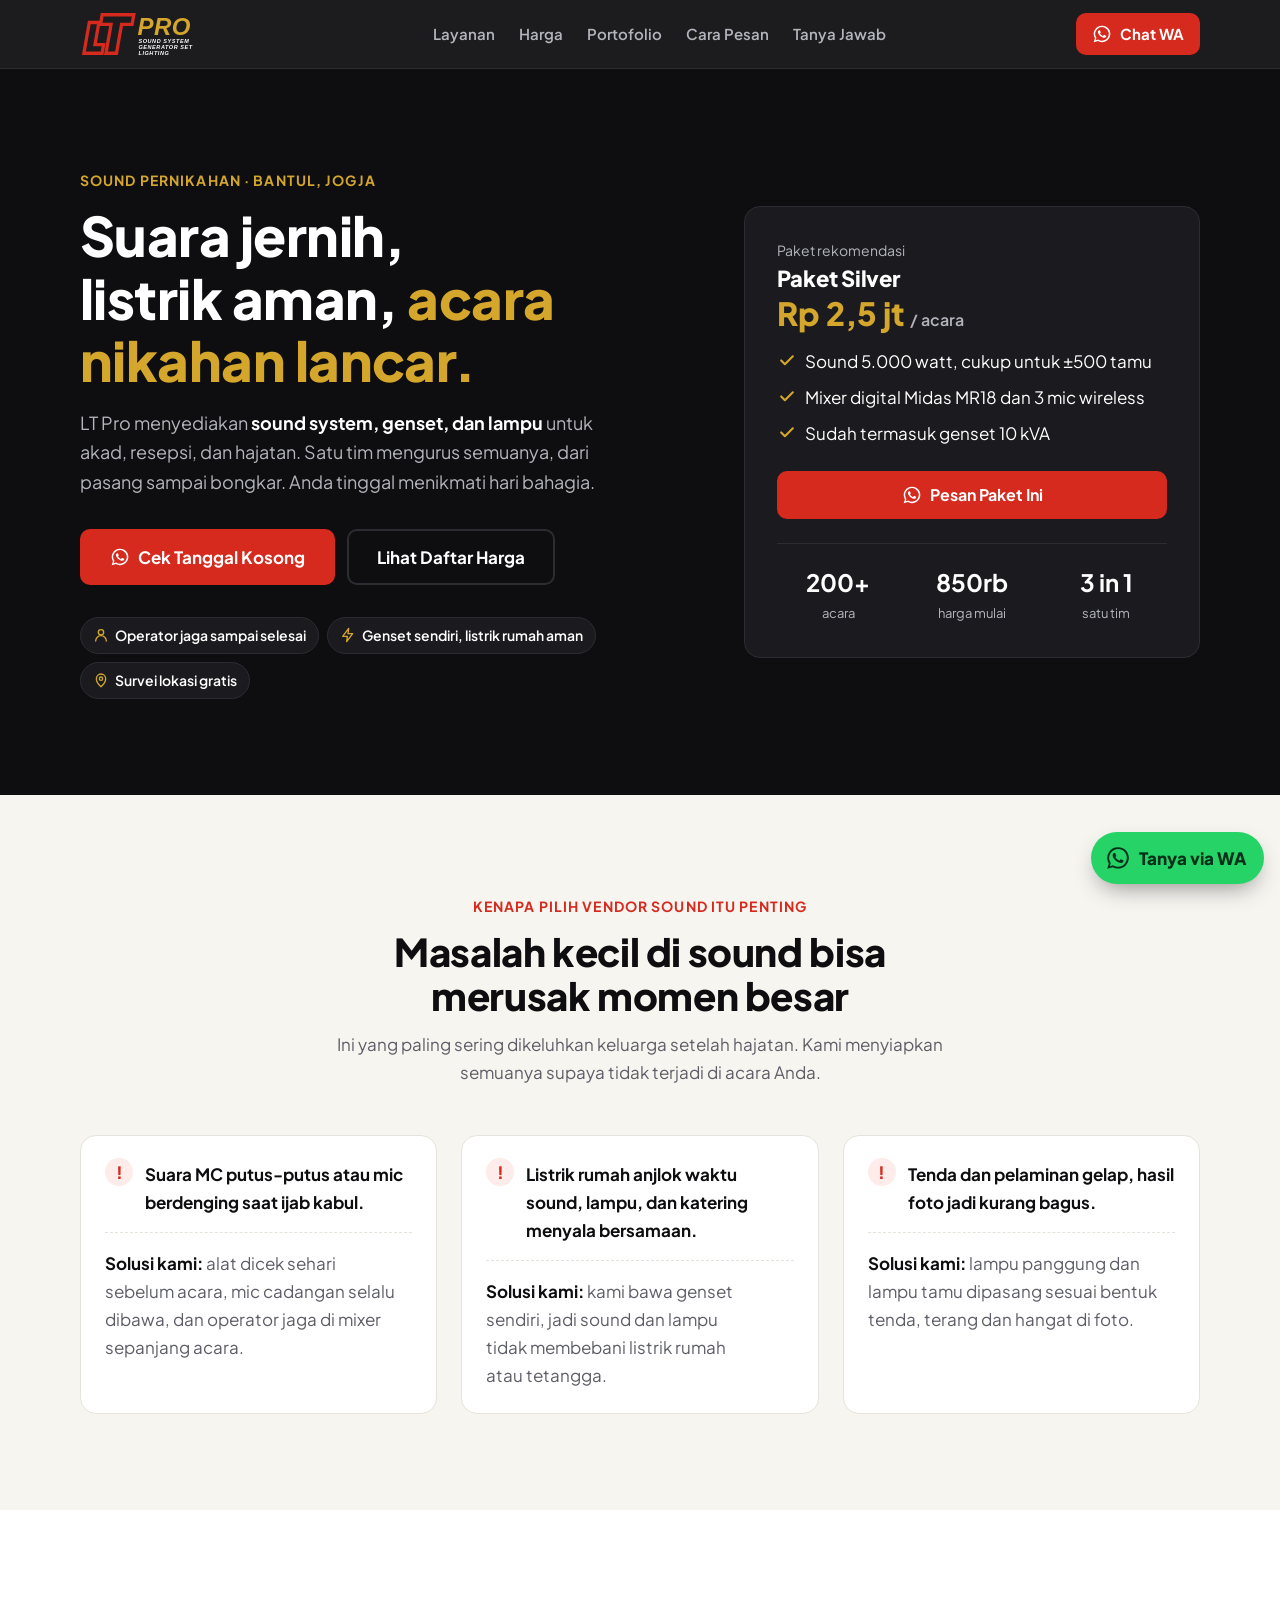
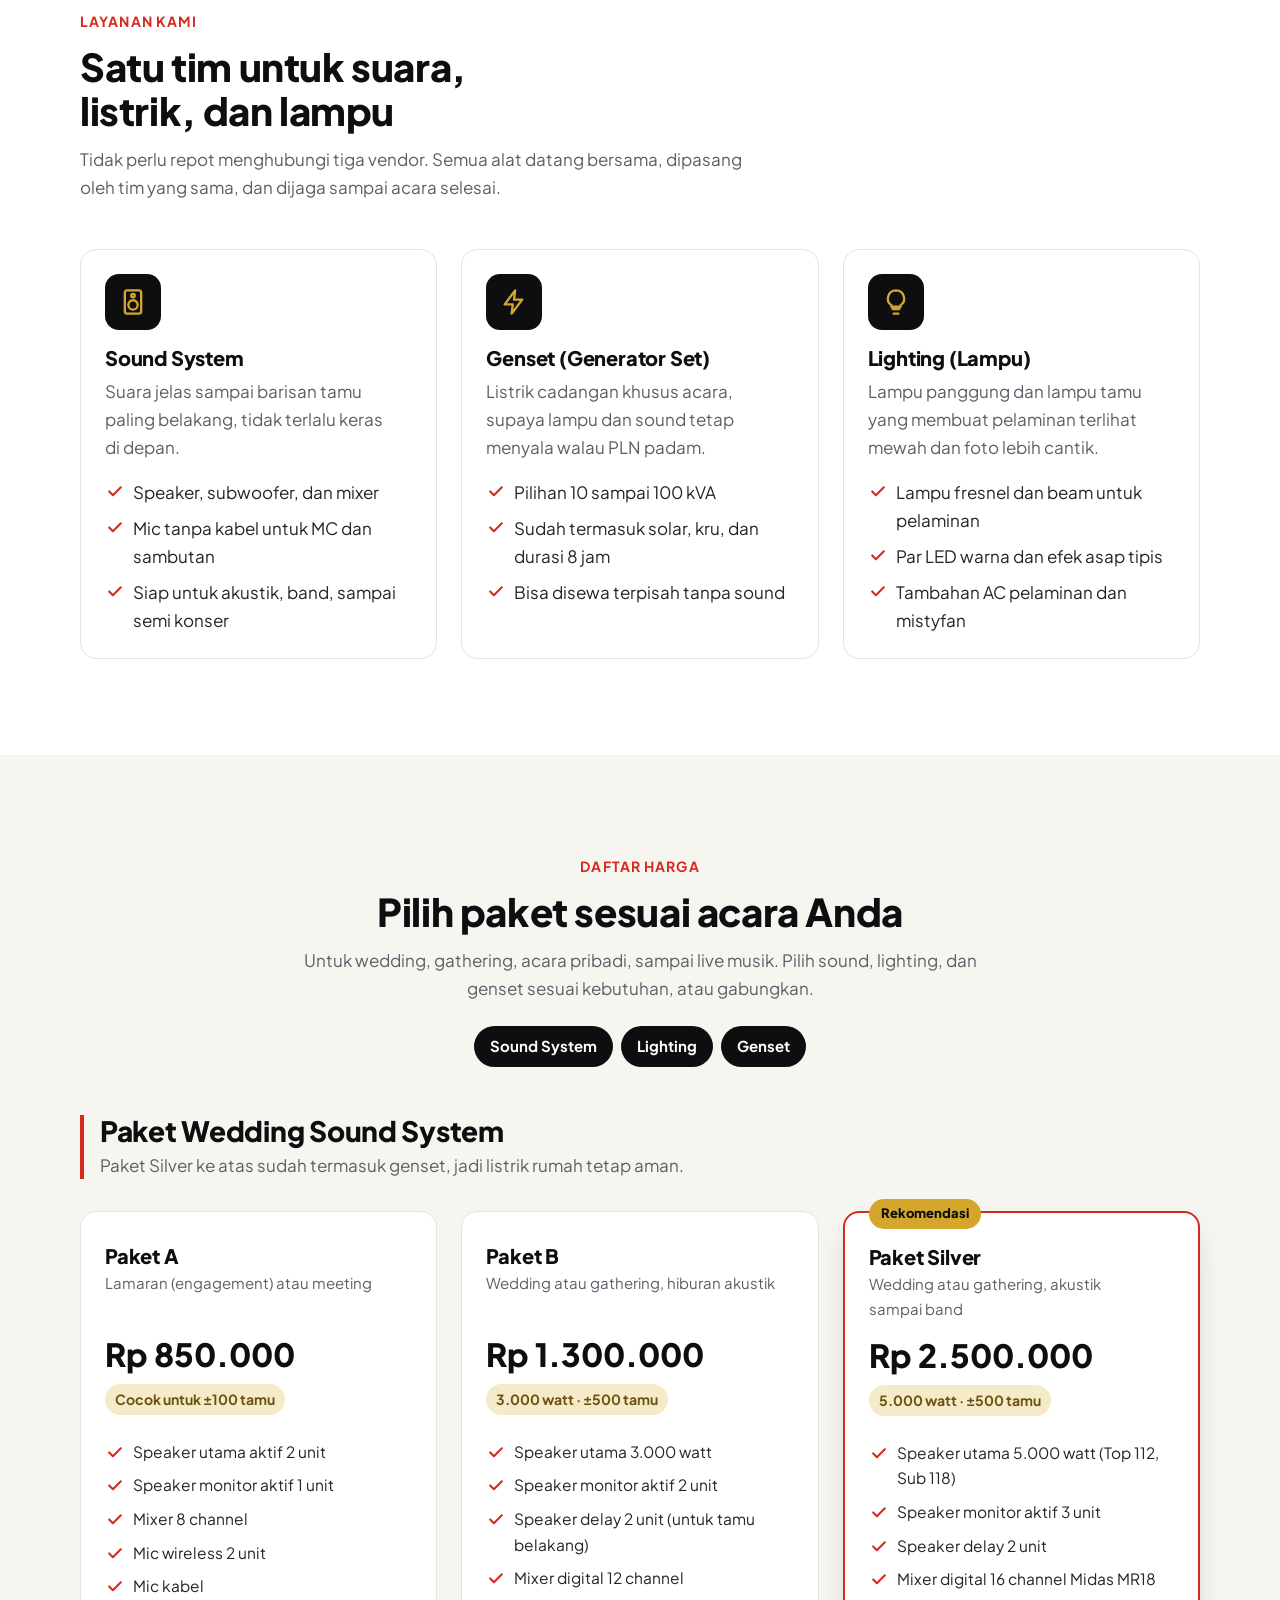
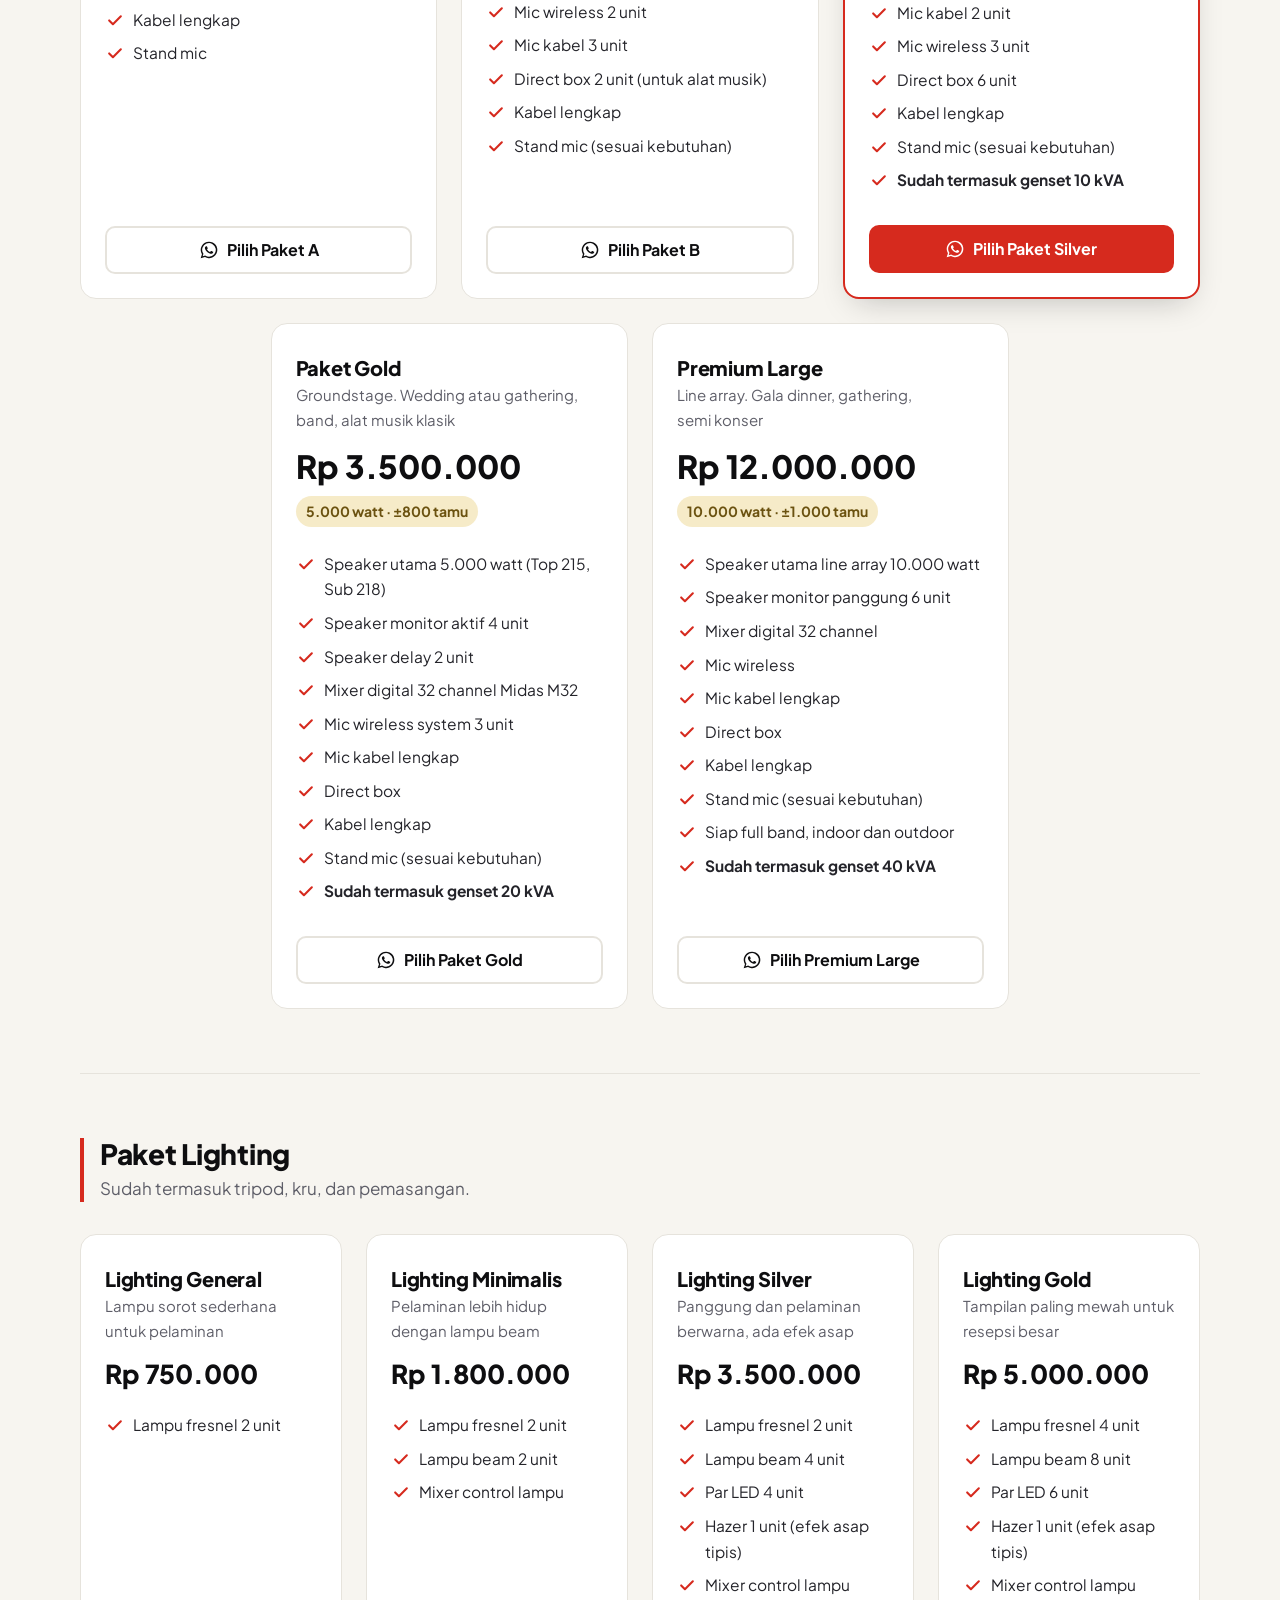
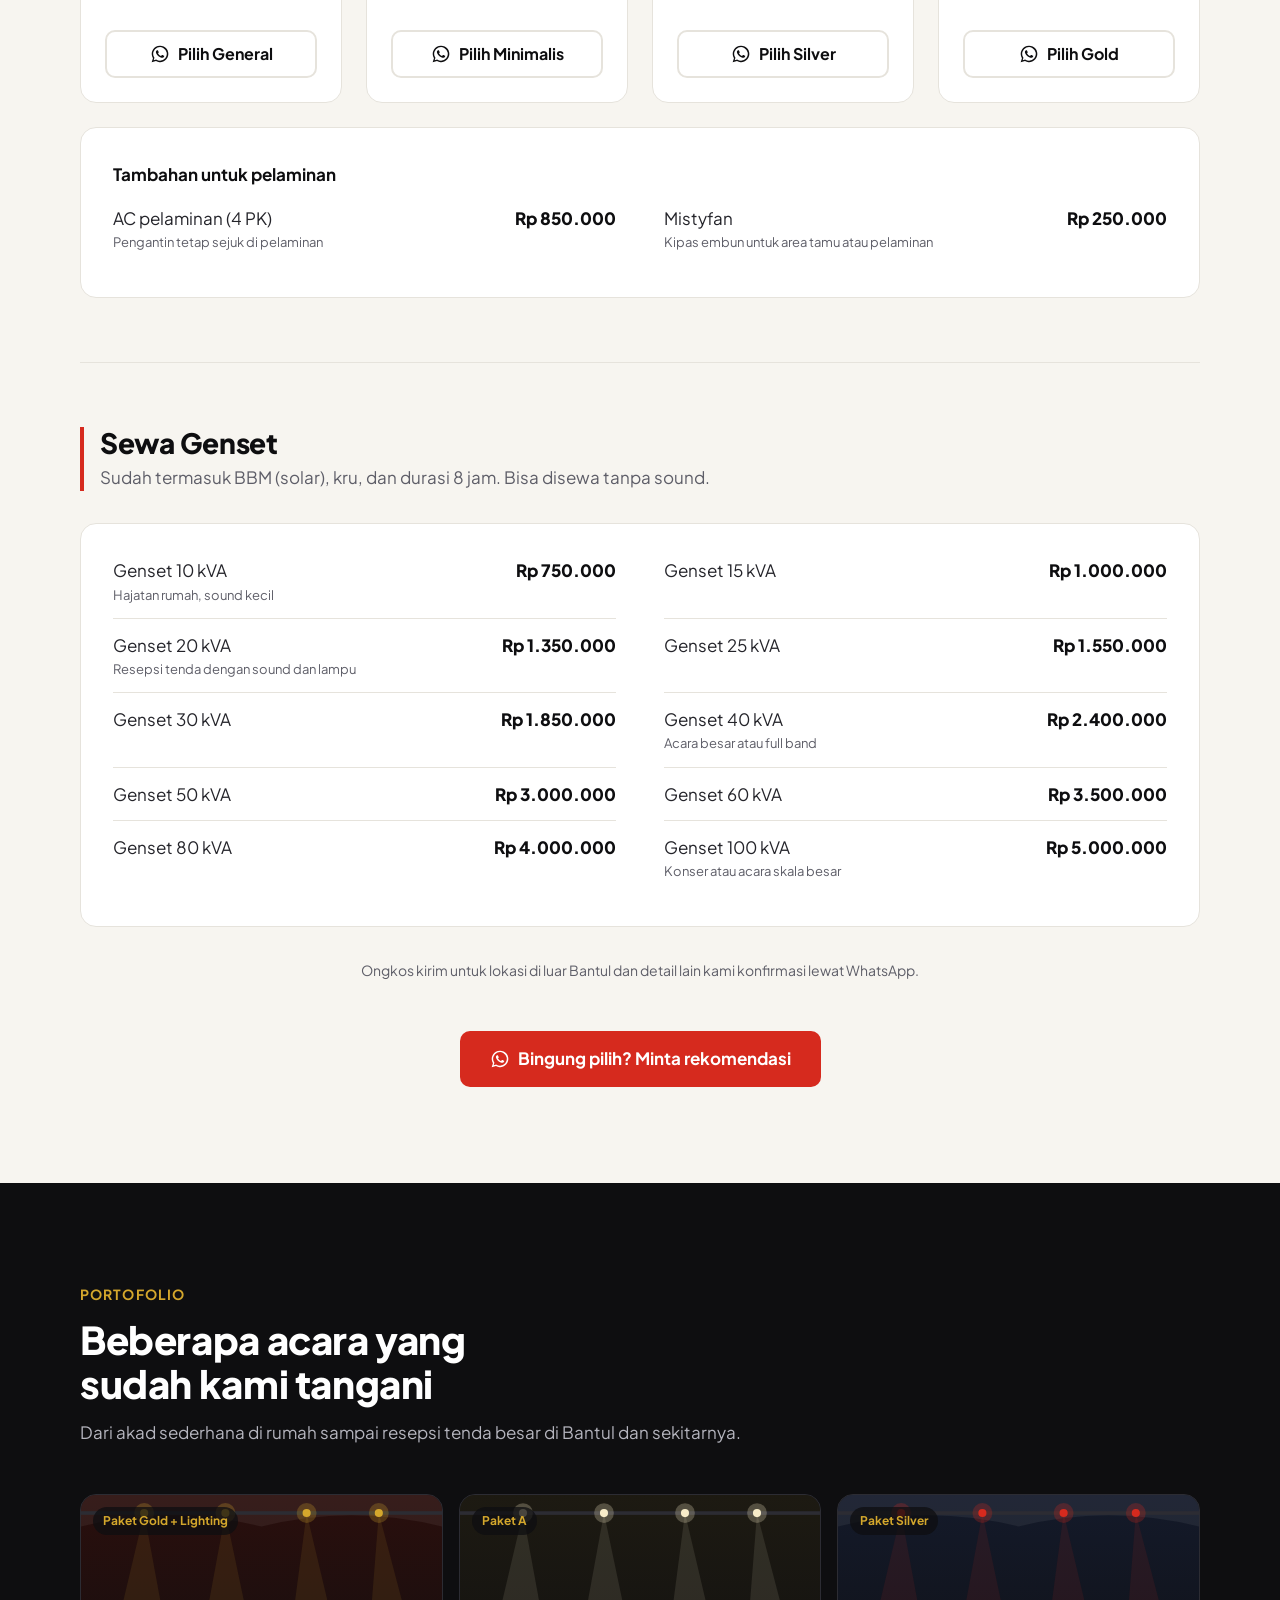
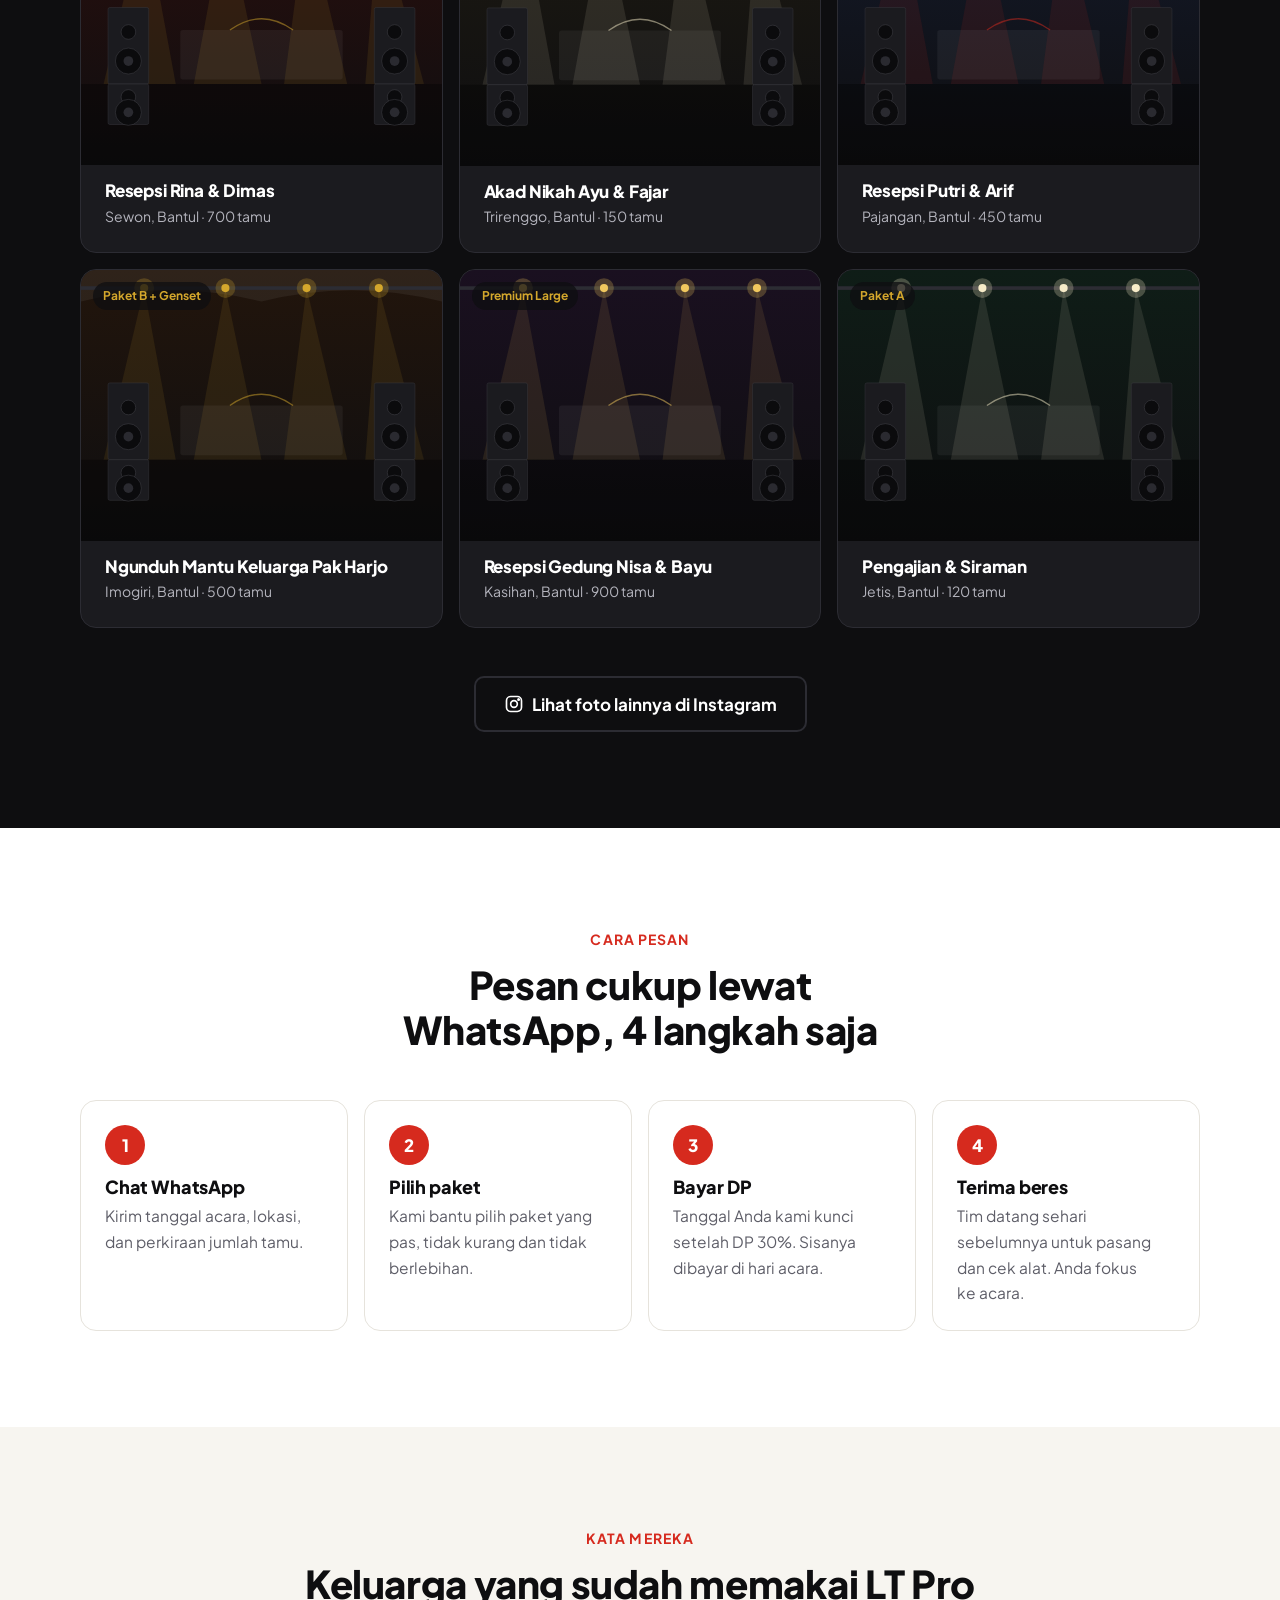
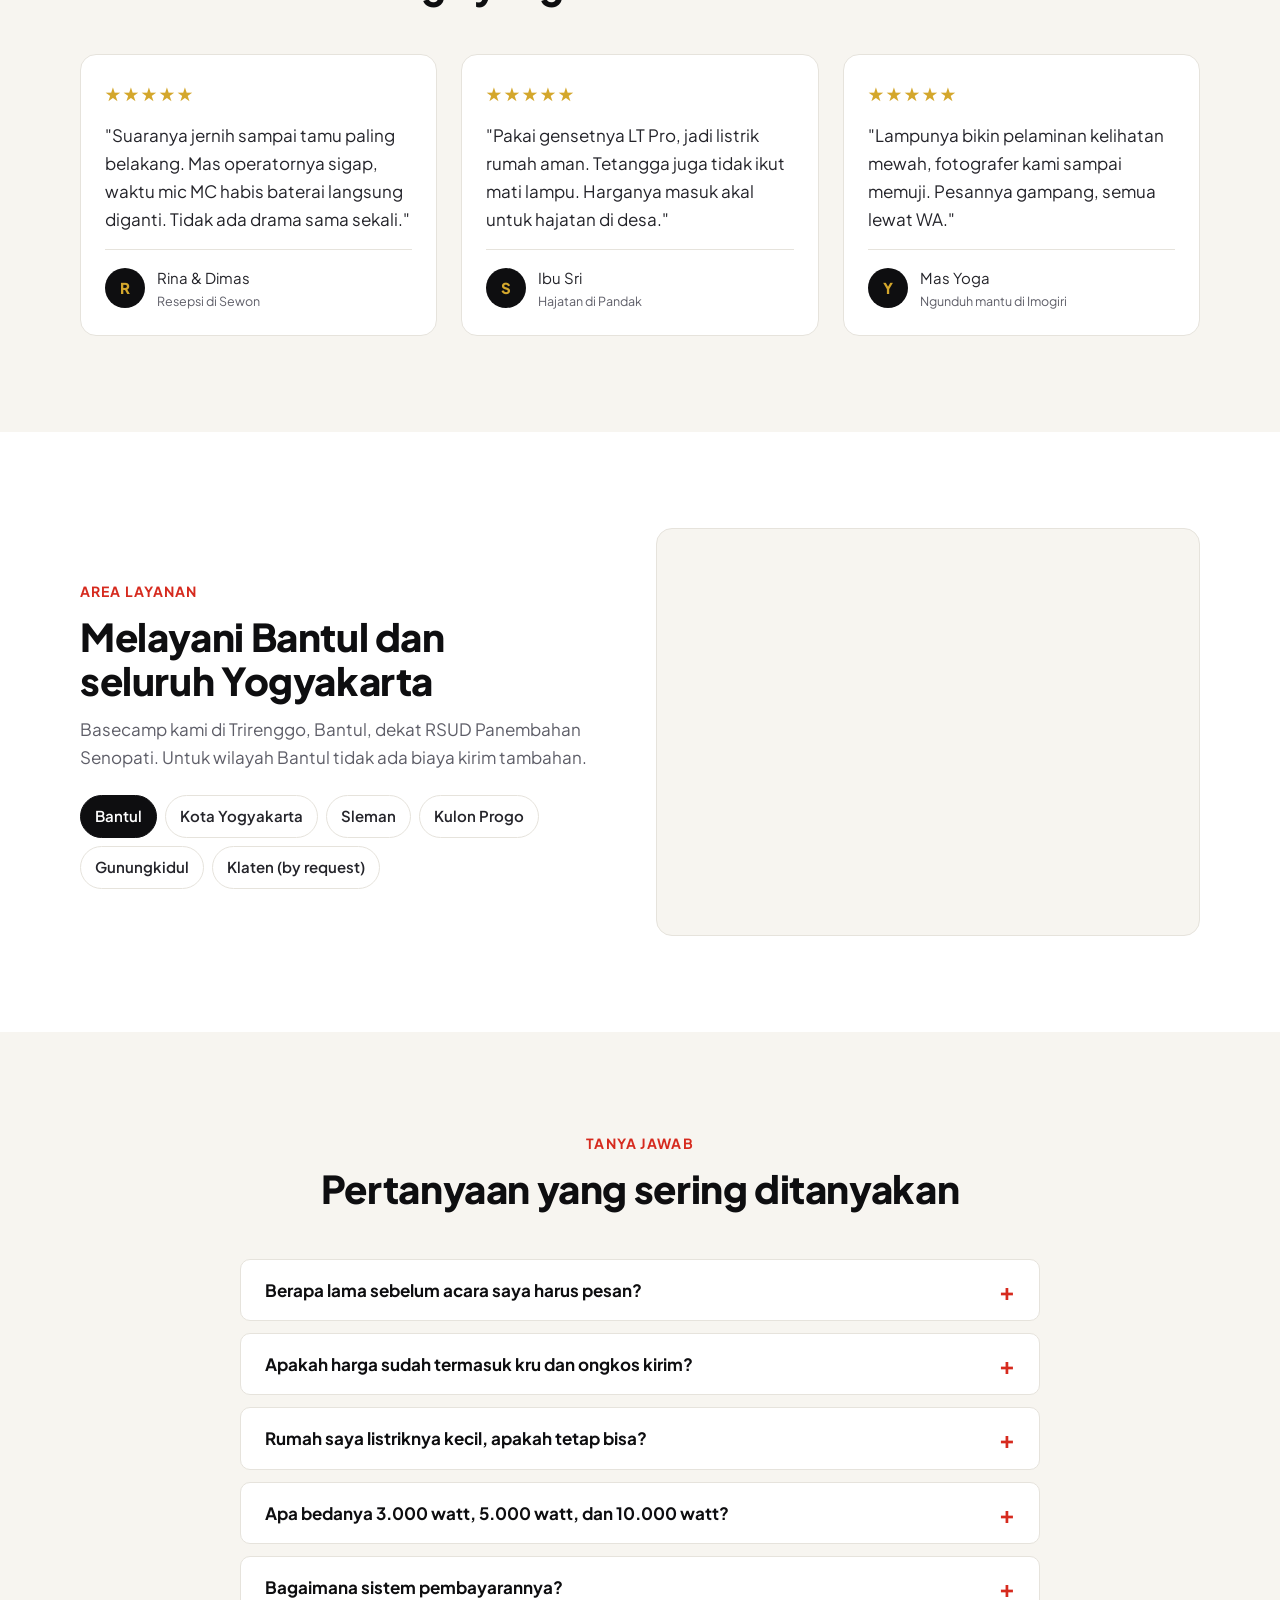
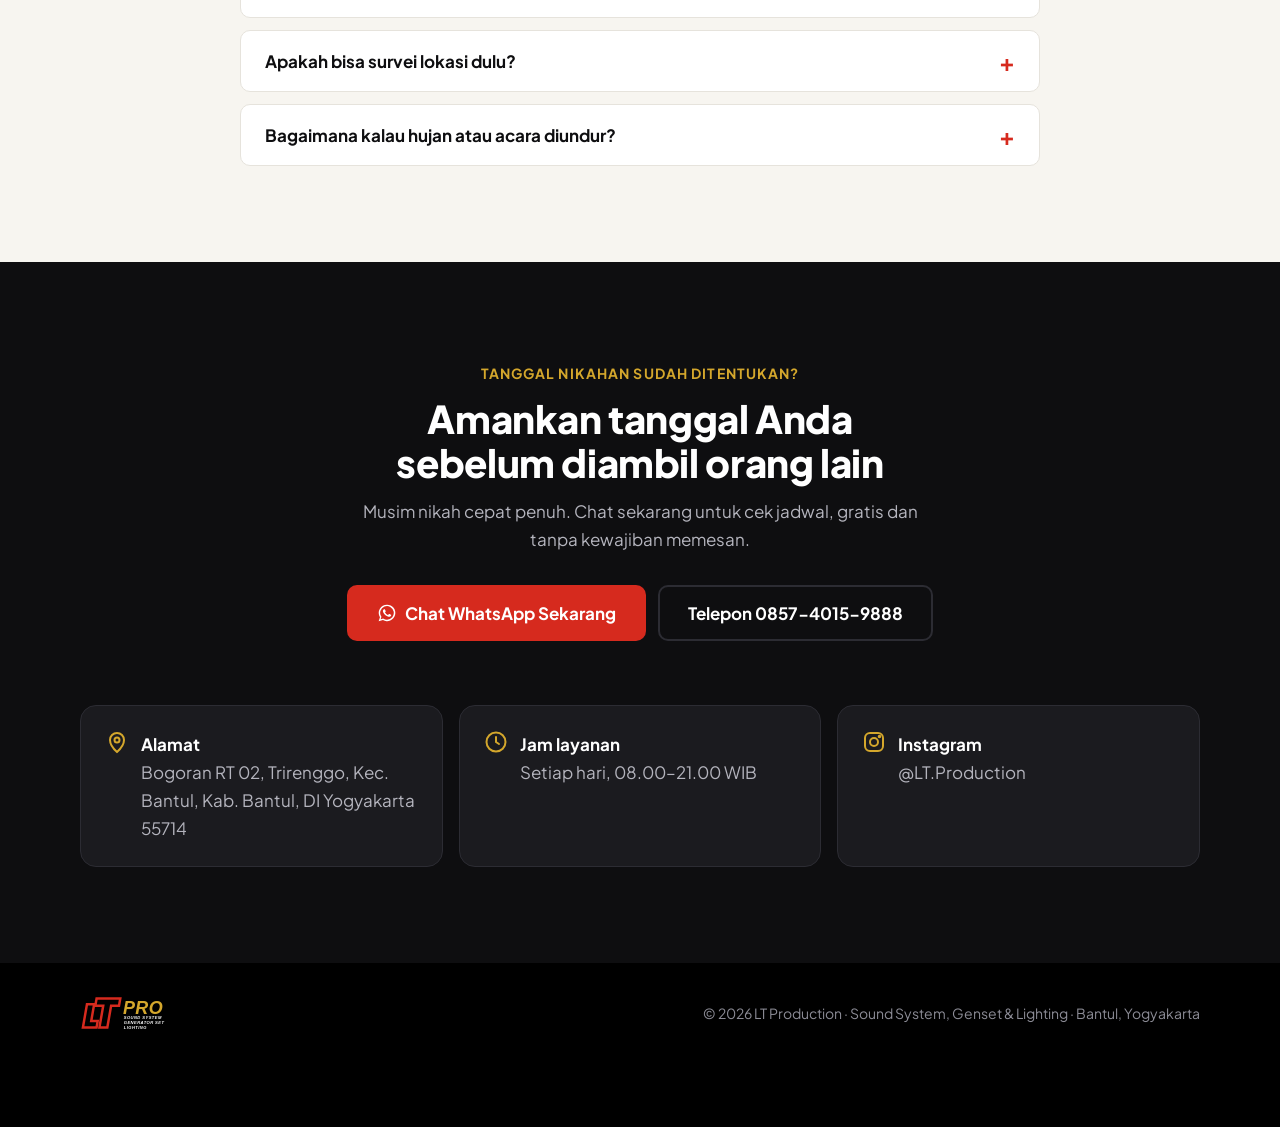
<file: index.html>
<!doctype html>
<html lang="id">
<head>
  <meta charset="utf-8">
  <meta name="viewport" content="width=device-width, initial-scale=1">
  <title>LT Pro — Sewa Sound System, Genset & Lighting Pernikahan di Bantul, Jogja</title>
  <meta name="description" content="Sewa sound system, genset, dan lampu untuk akad, resepsi, dan hajatan di Bantul dan Yogyakarta. Paket sound mulai Rp 850 ribu, lighting mulai Rp 750 ribu, genset 10–100 kVA. Cek tanggal via WhatsApp 0857-4015-9888.">
  <meta name="keywords" content="sewa sound system Bantul, sewa sound nikahan Jogja, sewa genset Bantul, sound hajatan Jogja, lighting pernikahan, LT Pro, LT Production">
  <meta name="author" content="LT Production">
  <meta name="robots" content="index, follow">
  <meta name="theme-color" content="#0e0e10">
  <meta name="format-detection" content="telephone=no">
  <link rel="canonical" href="https://lavaruz.github.io/lt-production-lp/">

  <!-- Geo (SEO lokal) -->
  <meta name="geo.region" content="ID-YO">
  <meta name="geo.placename" content="Bantul, Daerah Istimewa Yogyakarta">

  <!-- Open Graph (Facebook, WhatsApp, Instagram) -->
  <meta property="og:type" content="website">
  <meta property="og:locale" content="id_ID">
  <meta property="og:site_name" content="LT Pro">
  <meta property="og:title" content="LT Pro — Sewa Sound, Genset & Lampu untuk Pernikahan">
  <meta property="og:description" content="Suara jernih, listrik aman, acara nikahan lancar. Paket sound mulai Rp 850 ribu di Bantul dan Jogja. Chat WA 0857-4015-9888.">
  <meta property="og:url" content="https://lavaruz.github.io/lt-production-lp/">
  <meta property="og:image" content="https://lavaruz.github.io/lt-production-lp/assets/img/og-image.jpg">
  <meta property="og:image:width" content="1200">
  <meta property="og:image:height" content="630">
  <meta property="og:image:alt" content="Logo LT Pro dan tulisan Sewa Sound System, Genset dan Lampu untuk Pernikahan">

  <!-- Twitter / X -->
  <meta name="twitter:card" content="summary_large_image">
  <meta name="twitter:title" content="LT Pro — Sewa Sound, Genset & Lampu untuk Pernikahan">
  <meta name="twitter:description" content="Paket sound pernikahan mulai Rp 850 ribu, lighting, dan sewa genset di Bantul dan Jogja.">
  <meta name="twitter:image" content="https://lavaruz.github.io/lt-production-lp/assets/img/og-image.jpg">

  <!-- Ikon -->
  <link rel="icon" href="favicon.ico" sizes="any">
  <link rel="icon" href="assets/img/favicon.svg" type="image/svg+xml">
  <link rel="icon" href="assets/img/favicon-32.png" type="image/png" sizes="32x32">
  <link rel="apple-touch-icon" href="assets/img/apple-touch-icon.png">
  <link rel="manifest" href="site.webmanifest">

  <link rel="preconnect" href="https://fonts.googleapis.com">
  <link rel="preconnect" href="https://fonts.gstatic.com" crossorigin>
  <link href="https://fonts.googleapis.com/css2?family=Plus+Jakarta+Sans:ital,wght@0,400;0,600;0,700;0,800;1,800&display=swap" rel="stylesheet">
  <link rel="stylesheet" href="assets/css/tokens.css">
  <link rel="stylesheet" href="assets/css/styles.css">

  <!-- Data terstruktur untuk Google (bisnis lokal) -->
  <script type="application/ld+json">
  {
    "@context": "https://schema.org",
    "@type": "LocalBusiness",
    "@id": "https://lavaruz.github.io/lt-production-lp/#bisnis",
    "name": "LT Production (LT Pro)",
    "alternateName": ["LT Pro", "Nasir LT Pro"],
    "description": "Sewa sound system, genset, dan lighting untuk pernikahan dan hajatan di Bantul dan Yogyakarta.",
    "url": "https://lavaruz.github.io/lt-production-lp/",
    "logo": "https://lavaruz.github.io/lt-production-lp/assets/img/icon-512.png",
    "image": "https://lavaruz.github.io/lt-production-lp/assets/img/og-image.jpg",
    "telephone": "+62-857-4015-9888",
    "priceRange": "Rp 250.000 - Rp 12.000.000",
    "address": {
      "@type": "PostalAddress",
      "streetAddress": "Bogoran RT 02, Trirenggo",
      "addressLocality": "Kabupaten Bantul",
      "addressRegion": "DI Yogyakarta",
      "postalCode": "55714",
      "addressCountry": "ID"
    },
    "areaServed": ["Bantul", "Kota Yogyakarta", "Sleman", "Kulon Progo", "Gunungkidul"],
    "openingHoursSpecification": [{
      "@type": "OpeningHoursSpecification",
      "dayOfWeek": ["Monday", "Tuesday", "Wednesday", "Thursday", "Friday", "Saturday", "Sunday"],
      "opens": "08:00",
      "closes": "21:00"
    }],
    "sameAs": ["https://www.instagram.com/lt.production"],
    "makesOffer": [
      { "@type": "Offer", "name": "Sound System Paket A", "price": "850000", "priceCurrency": "IDR" },
      { "@type": "Offer", "name": "Sound System Paket B", "price": "1300000", "priceCurrency": "IDR" },
      { "@type": "Offer", "name": "Sound System Paket Silver", "price": "2500000", "priceCurrency": "IDR" },
      { "@type": "Offer", "name": "Sound System Paket Gold", "price": "3500000", "priceCurrency": "IDR" },
      { "@type": "Offer", "name": "Sound System Premium Large", "price": "12000000", "priceCurrency": "IDR" },
      { "@type": "Offer", "name": "Lighting General", "price": "750000", "priceCurrency": "IDR" },
      { "@type": "Offer", "name": "Lighting Minimalis", "price": "1800000", "priceCurrency": "IDR" },
      { "@type": "Offer", "name": "Lighting Silver", "price": "3500000", "priceCurrency": "IDR" },
      { "@type": "Offer", "name": "Lighting Gold", "price": "5000000", "priceCurrency": "IDR" },
      { "@type": "Offer", "name": "Sewa Genset 10 kVA", "price": "750000", "priceCurrency": "IDR" }
    ]
  }
  </script>
</head>
<body>
  <!-- Ikon (dipakai ulang dengan <use>) -->
  <svg width="0" height="0" style="position:absolute" aria-hidden="true">
    <symbol id="i-wa" viewBox="0 0 24 24"><path fill="currentColor" d="M12.04 2a9.9 9.9 0 0 0-8.5 14.98L2 22l5.17-1.5A9.9 9.9 0 1 0 12.04 2Zm0 18.06c-1.5 0-2.97-.4-4.25-1.16l-.3-.18-3.07.89.9-2.99-.2-.31a8.16 8.16 0 1 1 6.92 3.75Zm4.48-6.1c-.25-.12-1.46-.72-1.69-.8-.23-.08-.39-.12-.55.12-.16.25-.63.8-.77.96-.14.17-.28.19-.53.06a6.7 6.7 0 0 1-3.32-2.9c-.25-.43.25-.4.72-1.33.08-.16.04-.3-.02-.43-.06-.12-.55-1.33-.76-1.82-.2-.48-.4-.41-.55-.42h-.47a.9.9 0 0 0-.65.3c-.22.25-.86.84-.86 2.04 0 1.2.88 2.37 1 2.53.12.17 1.73 2.64 4.2 3.7 1.56.67 2.17.73 2.95.61.47-.07 1.46-.6 1.66-1.17.2-.58.2-1.07.15-1.17-.06-.1-.22-.17-.47-.29Z"/></symbol>
    <symbol id="i-check" viewBox="0 0 24 24"><path fill="none" stroke="currentColor" stroke-width="2.5" stroke-linecap="round" stroke-linejoin="round" d="m5 12.5 4.5 4.5L19 7.5"/></symbol>
    <symbol id="i-speaker" viewBox="0 0 24 24"><g fill="none" stroke="currentColor" stroke-width="2"><rect x="5" y="2" width="14" height="20" rx="2"/><circle cx="12" cy="14.5" r="4"/><circle cx="12" cy="6.5" r="1.5"/></g></symbol>
    <symbol id="i-bolt" viewBox="0 0 24 24"><path fill="none" stroke="currentColor" stroke-width="2" stroke-linejoin="round" d="M13 2 4 14h7l-1 8 9-12h-7l1-8Z"/></symbol>
    <symbol id="i-light" viewBox="0 0 24 24"><g fill="none" stroke="currentColor" stroke-width="2" stroke-linecap="round"><path d="M9 18h6M10 22h4M12 2a7 7 0 0 0-4 12.7V16h8v-1.3A7 7 0 0 0 12 2Z"/></g></symbol>
    <symbol id="i-pin" viewBox="0 0 24 24"><g fill="none" stroke="currentColor" stroke-width="2"><path d="M12 22s7-6.2 7-12a7 7 0 0 0-14 0c0 5.8 7 12 7 12Z"/><circle cx="12" cy="10" r="2.5"/></g></symbol>
    <symbol id="i-clock" viewBox="0 0 24 24"><g fill="none" stroke="currentColor" stroke-width="2" stroke-linecap="round"><circle cx="12" cy="12" r="9.5"/><path d="M12 7v5l3 2"/></g></symbol>
    <symbol id="i-ig" viewBox="0 0 24 24"><g fill="none" stroke="currentColor" stroke-width="2"><rect x="3" y="3" width="18" height="18" rx="5"/><circle cx="12" cy="12" r="4"/><circle cx="17.5" cy="6.5" r=".8" fill="currentColor"/></g></symbol>
    <symbol id="i-user" viewBox="0 0 24 24"><g fill="none" stroke="currentColor" stroke-width="2" stroke-linecap="round"><circle cx="12" cy="8" r="4"/><path d="M4 21a8 8 0 0 1 16 0"/></g></symbol>
    <symbol id="i-shield" viewBox="0 0 24 24"><path fill="none" stroke="currentColor" stroke-width="2" stroke-linejoin="round" d="M12 2 4 5v6c0 5 3.4 9.4 8 11 4.6-1.6 8-6 8-11V5l-8-3Z"/></symbol>
  </svg>

  <a class="skip-link" href="#isi">Langsung ke isi</a>

  <!-- ===== Header ===== -->
  <header class="site-header">
    <div class="container">
      <a class="brand" href="#" aria-label="LT Pro, ke atas halaman">
        <img src="assets/img/logo.svg" alt="LT Pro — Sound System, Generator Set, Lighting" width="150" height="44">
      </a>
      <nav class="nav" aria-label="Menu utama">
        <a href="#layanan">Layanan</a>
        <a href="#harga">Harga</a>
        <a href="#portofolio">Portofolio</a>
        <a href="#cara-pesan">Cara Pesan</a>
        <a href="#faq">Tanya Jawab</a>
      </nav>
      <a class="btn btn-primary" href="https://wa.me/6285740159888" data-wa="Halo LT Pro, saya mau tanya jadwal dan harga sewa sound untuk acara pernikahan." target="_blank" rel="noopener">
        <svg aria-hidden="true"><use href="#i-wa"/></svg><span>Chat WA</span>
      </a>
    </div>
  </header>

  <main id="isi">
    <!-- ===== Hero ===== -->
    <section class="hero" aria-labelledby="hero-title">
      <div class="container">
        <div>
          <span class="eyebrow">Sound Pernikahan · Bantul, Jogja</span>
          <h1 id="hero-title">Suara jernih, listrik aman, <em>acara nikahan lancar.</em></h1>
          <p class="hero-lead">LT Pro menyediakan <strong>sound system, genset, dan lampu</strong> untuk akad, resepsi, dan hajatan. Satu tim mengurus semuanya, dari pasang sampai bongkar. Anda tinggal menikmati hari bahagia.</p>
          <div class="hero-actions">
            <a class="btn btn-primary btn-lg" href="https://wa.me/6285740159888" data-wa="Halo LT Pro, saya mau cek tanggal kosong untuk acara pernikahan. Tanggal acara: ... Lokasi: ..." target="_blank" rel="noopener">
              <svg aria-hidden="true"><use href="#i-wa"/></svg>Cek Tanggal Kosong
            </a>
            <a class="btn btn-ghost btn-lg" href="#harga">Lihat Daftar Harga</a>
          </div>
          <ul class="chips" role="list">
            <li class="chip"><svg aria-hidden="true"><use href="#i-user"/></svg>Operator jaga sampai selesai</li>
            <li class="chip"><svg aria-hidden="true"><use href="#i-bolt"/></svg>Genset sendiri, listrik rumah aman</li>
            <li class="chip"><svg aria-hidden="true"><use href="#i-pin"/></svg>Survei lokasi gratis</li>
          </ul>
        </div>

        <aside class="hero-card" aria-label="Paket rekomendasi">
          <p class="hero-card__label">Paket rekomendasi</p>
          <h2 class="hero-card__title">Paket Silver</h2>
          <p class="hero-card__price">Rp 2,5 jt <small>/ acara</small></p>
          <ul role="list">
            <li><svg class="check" aria-hidden="true"><use href="#i-check"/></svg>Sound 5.000 watt, cukup untuk ±500 tamu</li>
            <li><svg class="check" aria-hidden="true"><use href="#i-check"/></svg>Mixer digital Midas MR18 dan 3 mic wireless</li>
            <li><svg class="check" aria-hidden="true"><use href="#i-check"/></svg>Sudah termasuk genset 10 kVA</li>
          </ul>
          <a class="btn btn-primary btn-block" href="https://wa.me/6285740159888" data-wa="Halo LT Pro, saya tertarik Paket Silver Sound (Rp 2.500.000). Tanggal acara: ... Lokasi: ..." target="_blank" rel="noopener">
            <svg aria-hidden="true"><use href="#i-wa"/></svg>Pesan Paket Ini
          </a>
          <div class="stats">
            <div><strong>200+</strong><span>acara</span></div>
            <div><strong>850rb</strong><span>harga mulai</span></div>
            <div><strong>3 in 1</strong><span>satu tim</span></div>
          </div>
        </aside>
      </div>
    </section>

    <!-- ===== Masalah & solusi ===== -->
    <section class="section section--soft" aria-labelledby="masalah-title">
      <div class="container">
        <div class="section-head section-head--center">
          <span class="eyebrow">Kenapa pilih vendor sound itu penting</span>
          <h2 id="masalah-title">Masalah kecil di sound bisa merusak momen besar</h2>
          <p>Ini yang paling sering dikeluhkan keluarga setelah hajatan. Kami menyiapkan semuanya supaya tidak terjadi di acara Anda.</p>
        </div>
        <div class="grid grid--3">
          <article class="problem">
            <p class="problem__bad"><span aria-hidden="true">!</span>Suara MC putus-putus atau mic berdenging saat ijab kabul.</p>
            <p class="problem__good"><strong>Solusi kami:</strong> alat dicek sehari sebelum acara, mic cadangan selalu dibawa, dan operator jaga di mixer sepanjang acara.</p>
          </article>
          <article class="problem">
            <p class="problem__bad"><span aria-hidden="true">!</span>Listrik rumah anjlok waktu sound, lampu, dan katering menyala bersamaan.</p>
            <p class="problem__good"><strong>Solusi kami:</strong> kami bawa genset sendiri, jadi sound dan lampu tidak membebani listrik rumah atau tetangga.</p>
          </article>
          <article class="problem">
            <p class="problem__bad"><span aria-hidden="true">!</span>Tenda dan pelaminan gelap, hasil foto jadi kurang bagus.</p>
            <p class="problem__good"><strong>Solusi kami:</strong> lampu panggung dan lampu tamu dipasang sesuai bentuk tenda, terang dan hangat di foto.</p>
          </article>
        </div>
      </div>
    </section>

    <!-- ===== Layanan ===== -->
    <section class="section" id="layanan" aria-labelledby="layanan-title">
      <div class="container">
        <div class="section-head">
          <span class="eyebrow">Layanan kami</span>
          <h2 id="layanan-title">Satu tim untuk suara, listrik, dan lampu</h2>
          <p>Tidak perlu repot menghubungi tiga vendor. Semua alat datang bersama, dipasang oleh tim yang sama, dan dijaga sampai acara selesai.</p>
        </div>
        <div class="grid grid--3">
          <article class="card">
            <div class="card__icon"><svg aria-hidden="true"><use href="#i-speaker"/></svg></div>
            <h3>Sound System</h3>
            <p>Suara jelas sampai barisan tamu paling belakang, tidak terlalu keras di depan.</p>
            <ul role="list">
              <li><svg class="check" aria-hidden="true"><use href="#i-check"/></svg>Speaker, subwoofer, dan mixer</li>
              <li><svg class="check" aria-hidden="true"><use href="#i-check"/></svg>Mic tanpa kabel untuk MC dan sambutan</li>
              <li><svg class="check" aria-hidden="true"><use href="#i-check"/></svg>Siap untuk akustik, band, sampai semi konser</li>
            </ul>
          </article>
          <article class="card">
            <div class="card__icon"><svg aria-hidden="true"><use href="#i-bolt"/></svg></div>
            <h3>Genset (Generator Set)</h3>
            <p>Listrik cadangan khusus acara, supaya lampu dan sound tetap menyala walau PLN padam.</p>
            <ul role="list">
              <li><svg class="check" aria-hidden="true"><use href="#i-check"/></svg>Pilihan 10 sampai 100 kVA</li>
              <li><svg class="check" aria-hidden="true"><use href="#i-check"/></svg>Sudah termasuk solar, kru, dan durasi 8 jam</li>
              <li><svg class="check" aria-hidden="true"><use href="#i-check"/></svg>Bisa disewa terpisah tanpa sound</li>
            </ul>
          </article>
          <article class="card">
            <div class="card__icon"><svg aria-hidden="true"><use href="#i-light"/></svg></div>
            <h3>Lighting (Lampu)</h3>
            <p>Lampu panggung dan lampu tamu yang membuat pelaminan terlihat mewah dan foto lebih cantik.</p>
            <ul role="list">
              <li><svg class="check" aria-hidden="true"><use href="#i-check"/></svg>Lampu fresnel dan beam untuk pelaminan</li>
              <li><svg class="check" aria-hidden="true"><use href="#i-check"/></svg>Par LED warna dan efek asap tipis</li>
              <li><svg class="check" aria-hidden="true"><use href="#i-check"/></svg>Tambahan AC pelaminan dan mistyfan</li>
            </ul>
          </article>
        </div>
      </div>
    </section>

    <!-- ===== Harga ===== -->
    <section class="section section--soft" id="harga" aria-labelledby="harga-title">
      <div class="container">
        <div class="section-head section-head--center">
          <span class="eyebrow">Daftar harga</span>
          <h2 id="harga-title">Pilih paket sesuai acara Anda</h2>
          <p>Untuk wedding, gathering, acara pribadi, sampai live musik. Pilih sound, lighting, dan genset sesuai kebutuhan, atau gabungkan.</p>
          <ul class="price-jump" role="list">
            <li><a href="#harga-sound">Sound System</a></li>
            <li><a href="#harga-lighting">Lighting</a></li>
            <li><a href="#harga-genset">Genset</a></li>
          </ul>
        </div>

        <div class="price-group" id="harga-sound">
          <div class="price-group__head">
            <h3>Paket Wedding Sound System</h3>
            <p>Paket Silver ke atas sudah termasuk genset, jadi listrik rumah tetap aman.</p>
          </div>
          <div class="plans">
          <article class="plan">
            <h3>Paket A</h3>
            <p class="plan__for">Lamaran (engagement) atau meeting</p>
            <p class="plan__price">Rp 850.000</p>
            <span class="plan__power">Cocok untuk ±100 tamu</span>
            <ul role="list">
              <li><svg class="check" aria-hidden="true"><use href="#i-check"/></svg>Speaker utama aktif 2 unit</li>
              <li><svg class="check" aria-hidden="true"><use href="#i-check"/></svg>Speaker monitor aktif 1 unit</li>
              <li><svg class="check" aria-hidden="true"><use href="#i-check"/></svg>Mixer 8 channel</li>
              <li><svg class="check" aria-hidden="true"><use href="#i-check"/></svg>Mic wireless 2 unit</li>
              <li><svg class="check" aria-hidden="true"><use href="#i-check"/></svg>Mic kabel</li>
              <li><svg class="check" aria-hidden="true"><use href="#i-check"/></svg>Kabel lengkap</li>
              <li><svg class="check" aria-hidden="true"><use href="#i-check"/></svg>Stand mic</li>
            </ul>
            <a class="btn btn-ghost btn-block" href="https://wa.me/6285740159888" data-wa="Halo LT Pro, saya tertarik Paket A Sound (Rp 850.000). Tanggal acara: ... Lokasi: ..." target="_blank" rel="noopener">
              <svg aria-hidden="true"><use href="#i-wa"/></svg>Pilih Paket A
            </a>
          </article>
          <article class="plan">
            <h3>Paket B</h3>
            <p class="plan__for">Wedding atau gathering, hiburan akustik</p>
            <p class="plan__price">Rp 1.300.000</p>
            <span class="plan__power">3.000 watt · ±500 tamu</span>
            <ul role="list">
              <li><svg class="check" aria-hidden="true"><use href="#i-check"/></svg>Speaker utama 3.000 watt</li>
              <li><svg class="check" aria-hidden="true"><use href="#i-check"/></svg>Speaker monitor aktif 2 unit</li>
              <li><svg class="check" aria-hidden="true"><use href="#i-check"/></svg>Speaker delay 2 unit (untuk tamu belakang)</li>
              <li><svg class="check" aria-hidden="true"><use href="#i-check"/></svg>Mixer digital 12 channel</li>
              <li><svg class="check" aria-hidden="true"><use href="#i-check"/></svg>Mic wireless 2 unit</li>
              <li><svg class="check" aria-hidden="true"><use href="#i-check"/></svg>Mic kabel 3 unit</li>
              <li><svg class="check" aria-hidden="true"><use href="#i-check"/></svg>Direct box 2 unit (untuk alat musik)</li>
              <li><svg class="check" aria-hidden="true"><use href="#i-check"/></svg>Kabel lengkap</li>
              <li><svg class="check" aria-hidden="true"><use href="#i-check"/></svg>Stand mic (sesuai kebutuhan)</li>
            </ul>
            <a class="btn btn-ghost btn-block" href="https://wa.me/6285740159888" data-wa="Halo LT Pro, saya tertarik Paket B Sound (Rp 1.300.000). Tanggal acara: ... Lokasi: ..." target="_blank" rel="noopener">
              <svg aria-hidden="true"><use href="#i-wa"/></svg>Pilih Paket B
            </a>
          </article>
          <article class="plan is-popular">
            <span class="plan__badge">Rekomendasi</span>
            <h3>Paket Silver</h3>
            <p class="plan__for">Wedding atau gathering, akustik sampai band</p>
            <p class="plan__price">Rp 2.500.000</p>
            <span class="plan__power">5.000 watt · ±500 tamu</span>
            <ul role="list">
              <li><svg class="check" aria-hidden="true"><use href="#i-check"/></svg>Speaker utama 5.000 watt (Top 112, Sub 118)</li>
              <li><svg class="check" aria-hidden="true"><use href="#i-check"/></svg>Speaker monitor aktif 3 unit</li>
              <li><svg class="check" aria-hidden="true"><use href="#i-check"/></svg>Speaker delay 2 unit</li>
              <li><svg class="check" aria-hidden="true"><use href="#i-check"/></svg>Mixer digital 16 channel Midas MR18</li>
              <li><svg class="check" aria-hidden="true"><use href="#i-check"/></svg>Mic kabel 2 unit</li>
              <li><svg class="check" aria-hidden="true"><use href="#i-check"/></svg>Mic wireless 3 unit</li>
              <li><svg class="check" aria-hidden="true"><use href="#i-check"/></svg>Direct box 6 unit</li>
              <li><svg class="check" aria-hidden="true"><use href="#i-check"/></svg>Kabel lengkap</li>
              <li><svg class="check" aria-hidden="true"><use href="#i-check"/></svg>Stand mic (sesuai kebutuhan)</li>
              <li><svg class="check" aria-hidden="true"><use href="#i-check"/></svg><strong>Sudah termasuk genset 10 kVA</strong></li>
            </ul>
            <a class="btn btn-primary btn-block" href="https://wa.me/6285740159888" data-wa="Halo LT Pro, saya tertarik Paket Silver Sound (Rp 2.500.000). Tanggal acara: ... Lokasi: ..." target="_blank" rel="noopener">
              <svg aria-hidden="true"><use href="#i-wa"/></svg>Pilih Paket Silver
            </a>
          </article>
          <article class="plan">
            <h3>Paket Gold</h3>
            <p class="plan__for">Groundstage. Wedding atau gathering, band, alat musik klasik</p>
            <p class="plan__price">Rp 3.500.000</p>
            <span class="plan__power">5.000 watt · ±800 tamu</span>
            <ul role="list">
              <li><svg class="check" aria-hidden="true"><use href="#i-check"/></svg>Speaker utama 5.000 watt (Top 215, Sub 218)</li>
              <li><svg class="check" aria-hidden="true"><use href="#i-check"/></svg>Speaker monitor aktif 4 unit</li>
              <li><svg class="check" aria-hidden="true"><use href="#i-check"/></svg>Speaker delay 2 unit</li>
              <li><svg class="check" aria-hidden="true"><use href="#i-check"/></svg>Mixer digital 32 channel Midas M32</li>
              <li><svg class="check" aria-hidden="true"><use href="#i-check"/></svg>Mic wireless system 3 unit</li>
              <li><svg class="check" aria-hidden="true"><use href="#i-check"/></svg>Mic kabel lengkap</li>
              <li><svg class="check" aria-hidden="true"><use href="#i-check"/></svg>Direct box</li>
              <li><svg class="check" aria-hidden="true"><use href="#i-check"/></svg>Kabel lengkap</li>
              <li><svg class="check" aria-hidden="true"><use href="#i-check"/></svg>Stand mic (sesuai kebutuhan)</li>
              <li><svg class="check" aria-hidden="true"><use href="#i-check"/></svg><strong>Sudah termasuk genset 20 kVA</strong></li>
            </ul>
            <a class="btn btn-ghost btn-block" href="https://wa.me/6285740159888" data-wa="Halo LT Pro, saya tertarik Paket Gold Sound (Rp 3.500.000). Tanggal acara: ... Lokasi: ..." target="_blank" rel="noopener">
              <svg aria-hidden="true"><use href="#i-wa"/></svg>Pilih Paket Gold
            </a>
          </article>
          <article class="plan">
            <h3>Premium Large</h3>
            <p class="plan__for">Line array. Gala dinner, gathering, semi konser</p>
            <p class="plan__price">Rp 12.000.000</p>
            <span class="plan__power">10.000 watt · ±1.000 tamu</span>
            <ul role="list">
              <li><svg class="check" aria-hidden="true"><use href="#i-check"/></svg>Speaker utama line array 10.000 watt</li>
              <li><svg class="check" aria-hidden="true"><use href="#i-check"/></svg>Speaker monitor panggung 6 unit</li>
              <li><svg class="check" aria-hidden="true"><use href="#i-check"/></svg>Mixer digital 32 channel</li>
              <li><svg class="check" aria-hidden="true"><use href="#i-check"/></svg>Mic wireless</li>
              <li><svg class="check" aria-hidden="true"><use href="#i-check"/></svg>Mic kabel lengkap</li>
              <li><svg class="check" aria-hidden="true"><use href="#i-check"/></svg>Direct box</li>
              <li><svg class="check" aria-hidden="true"><use href="#i-check"/></svg>Kabel lengkap</li>
              <li><svg class="check" aria-hidden="true"><use href="#i-check"/></svg>Stand mic (sesuai kebutuhan)</li>
              <li><svg class="check" aria-hidden="true"><use href="#i-check"/></svg>Siap full band, indoor dan outdoor</li>
              <li><svg class="check" aria-hidden="true"><use href="#i-check"/></svg><strong>Sudah termasuk genset 40 kVA</strong></li>
            </ul>
            <a class="btn btn-ghost btn-block" href="https://wa.me/6285740159888" data-wa="Halo LT Pro, saya tertarik Paket Premium Large Sound (Rp 12.000.000). Tanggal acara: ... Lokasi: ..." target="_blank" rel="noopener">
              <svg aria-hidden="true"><use href="#i-wa"/></svg>Pilih Premium Large
            </a>
          </article>
          </div>
        </div>

        <div class="price-group" id="harga-lighting">
          <div class="price-group__head">
            <h3>Paket Lighting</h3>
            <p>Sudah termasuk tripod, kru, dan pemasangan.</p>
          </div>
          <div class="plans plans--4">
          <article class="plan">
            <h3>Lighting General</h3>
            <p class="plan__for">Lampu sorot sederhana untuk pelaminan</p>
            <p class="plan__price">Rp 750.000</p>
            <ul role="list">
              <li><svg class="check" aria-hidden="true"><use href="#i-check"/></svg>Lampu fresnel 2 unit</li>
            </ul>
            <a class="btn btn-ghost btn-block" href="https://wa.me/6285740159888" data-wa="Halo LT Pro, saya tertarik Lighting General (Rp 750.000). Tanggal acara: ... Lokasi: ..." target="_blank" rel="noopener">
              <svg aria-hidden="true"><use href="#i-wa"/></svg>Pilih General
            </a>
          </article>
          <article class="plan">
            <h3>Lighting Minimalis</h3>
            <p class="plan__for">Pelaminan lebih hidup dengan lampu beam</p>
            <p class="plan__price">Rp 1.800.000</p>
            <ul role="list">
              <li><svg class="check" aria-hidden="true"><use href="#i-check"/></svg>Lampu fresnel 2 unit</li>
              <li><svg class="check" aria-hidden="true"><use href="#i-check"/></svg>Lampu beam 2 unit</li>
              <li><svg class="check" aria-hidden="true"><use href="#i-check"/></svg>Mixer control lampu</li>
            </ul>
            <a class="btn btn-ghost btn-block" href="https://wa.me/6285740159888" data-wa="Halo LT Pro, saya tertarik Lighting Minimalis (Rp 1.800.000). Tanggal acara: ... Lokasi: ..." target="_blank" rel="noopener">
              <svg aria-hidden="true"><use href="#i-wa"/></svg>Pilih Minimalis
            </a>
          </article>
          <article class="plan">
            <h3>Lighting Silver</h3>
            <p class="plan__for">Panggung dan pelaminan berwarna, ada efek asap</p>
            <p class="plan__price">Rp 3.500.000</p>
            <ul role="list">
              <li><svg class="check" aria-hidden="true"><use href="#i-check"/></svg>Lampu fresnel 2 unit</li>
              <li><svg class="check" aria-hidden="true"><use href="#i-check"/></svg>Lampu beam 4 unit</li>
              <li><svg class="check" aria-hidden="true"><use href="#i-check"/></svg>Par LED 4 unit</li>
              <li><svg class="check" aria-hidden="true"><use href="#i-check"/></svg>Hazer 1 unit (efek asap tipis)</li>
              <li><svg class="check" aria-hidden="true"><use href="#i-check"/></svg>Mixer control lampu</li>
            </ul>
            <a class="btn btn-ghost btn-block" href="https://wa.me/6285740159888" data-wa="Halo LT Pro, saya tertarik Lighting Silver (Rp 3.500.000). Tanggal acara: ... Lokasi: ..." target="_blank" rel="noopener">
              <svg aria-hidden="true"><use href="#i-wa"/></svg>Pilih Silver
            </a>
          </article>
          <article class="plan">
            <h3>Lighting Gold</h3>
            <p class="plan__for">Tampilan paling mewah untuk resepsi besar</p>
            <p class="plan__price">Rp 5.000.000</p>
            <ul role="list">
              <li><svg class="check" aria-hidden="true"><use href="#i-check"/></svg>Lampu fresnel 4 unit</li>
              <li><svg class="check" aria-hidden="true"><use href="#i-check"/></svg>Lampu beam 8 unit</li>
              <li><svg class="check" aria-hidden="true"><use href="#i-check"/></svg>Par LED 6 unit</li>
              <li><svg class="check" aria-hidden="true"><use href="#i-check"/></svg>Hazer 1 unit (efek asap tipis)</li>
              <li><svg class="check" aria-hidden="true"><use href="#i-check"/></svg>Mixer control lampu</li>
            </ul>
            <a class="btn btn-ghost btn-block" href="https://wa.me/6285740159888" data-wa="Halo LT Pro, saya tertarik Lighting Gold (Rp 5.000.000). Tanggal acara: ... Lokasi: ..." target="_blank" rel="noopener">
              <svg aria-hidden="true"><use href="#i-wa"/></svg>Pilih Gold
            </a>
          </article>
          </div>
          <div class="price-box price-box--addon">
            <h4>Tambahan untuk pelaminan</h4>
            <ul class="price-list price-list--cols" role="list">
              <li><span>AC pelaminan (4 PK)<small>Pengantin tetap sejuk di pelaminan</small></span><span>Rp 850.000</span></li>
              <li><span>Mistyfan<small>Kipas embun untuk area tamu atau pelaminan</small></span><span>Rp 250.000</span></li>
            </ul>
          </div>
        </div>

        <div class="price-group" id="harga-genset">
          <div class="price-group__head">
            <h3>Sewa Genset</h3>
            <p>Sudah termasuk BBM (solar), kru, dan durasi 8 jam. Bisa disewa tanpa sound.</p>
          </div>
          <div class="price-box">
            <ul class="price-list price-list--cols" role="list">
              <li><span>Genset 10 kVA<small>Hajatan rumah, sound kecil</small></span><span>Rp 750.000</span></li>
              <li><span>Genset 15 kVA</span><span>Rp 1.000.000</span></li>
              <li><span>Genset 20 kVA<small>Resepsi tenda dengan sound dan lampu</small></span><span>Rp 1.350.000</span></li>
              <li><span>Genset 25 kVA</span><span>Rp 1.550.000</span></li>
              <li><span>Genset 30 kVA</span><span>Rp 1.850.000</span></li>
              <li><span>Genset 40 kVA<small>Acara besar atau full band</small></span><span>Rp 2.400.000</span></li>
              <li><span>Genset 50 kVA</span><span>Rp 3.000.000</span></li>
              <li><span>Genset 60 kVA</span><span>Rp 3.500.000</span></li>
              <li><span>Genset 80 kVA</span><span>Rp 4.000.000</span></li>
              <li><span>Genset 100 kVA<small>Konser atau acara skala besar</small></span><span>Rp 5.000.000</span></li>
            </ul>
          </div>
        </div>

        <p class="price-note">Ongkos kirim untuk lokasi di luar Bantul dan detail lain kami konfirmasi lewat WhatsApp.</p>

        <div class="portfolio-cta">
          <a class="btn btn-primary btn-lg" href="https://wa.me/6285740159888" data-wa="Halo LT Pro, saya mau minta rekomendasi paket. Jenis acara: ... Jumlah tamu: ... Lokasi: ... Tanggal: ..." target="_blank" rel="noopener">
            <svg aria-hidden="true"><use href="#i-wa"/></svg>Bingung pilih? Minta rekomendasi
          </a>
        </div>
      </div>
    </section>

    <!-- ===== Portofolio ===== -->
    <section class="section section--dark" id="portofolio" aria-labelledby="porto-title">
      <div class="container">
        <div class="section-head">
          <span class="eyebrow">Portofolio</span>
          <h2 id="porto-title">Beberapa acara yang sudah kami tangani</h2>
          <p>Dari akad sederhana di rumah sampai resepsi tenda besar di Bantul dan sekitarnya.</p>
        </div>
        <div class="portfolio">
          <article class="work">
            <div class="work__img"><img src="assets/img/portfolio/resepsi-sewon.svg" alt="Panggung resepsi dengan speaker di kiri dan kanan" loading="lazy" width="800" height="600"><span class="work__tag">Paket Gold + Lighting</span></div>
            <div class="work__body"><h3>Resepsi Rina &amp; Dimas</h3><p>Sewon, Bantul · 700 tamu</p></div>
          </article>
          <article class="work">
            <div class="work__img"><img src="assets/img/portfolio/akad-bantul.svg" alt="Area akad nikah dengan lampu hangat" loading="lazy" width="800" height="600"><span class="work__tag">Paket A</span></div>
            <div class="work__body"><h3>Akad Nikah Ayu &amp; Fajar</h3><p>Trirenggo, Bantul · 150 tamu</p></div>
          </article>
          <article class="work">
            <div class="work__img"><img src="assets/img/portfolio/resepsi-pajangan.svg" alt="Tenda resepsi dengan lampu panggung merah" loading="lazy" width="800" height="600"><span class="work__tag">Paket Silver</span></div>
            <div class="work__body"><h3>Resepsi Putri &amp; Arif</h3><p>Pajangan, Bantul · 450 tamu</p></div>
          </article>
          <article class="work">
            <div class="work__img"><img src="assets/img/portfolio/ngunduh-mantu-imogiri.svg" alt="Acara ngunduh mantu di tenda" loading="lazy" width="800" height="600"><span class="work__tag">Paket B + Genset</span></div>
            <div class="work__body"><h3>Ngunduh Mantu Keluarga Pak Harjo</h3><p>Imogiri, Bantul · 500 tamu</p></div>
          </article>
          <article class="work">
            <div class="work__img"><img src="assets/img/portfolio/gedung-kasihan.svg" alt="Resepsi di gedung dengan lampu panggung" loading="lazy" width="800" height="600"><span class="work__tag">Premium Large</span></div>
            <div class="work__body"><h3>Resepsi Gedung Nisa &amp; Bayu</h3><p>Kasihan, Bantul · 900 tamu</p></div>
          </article>
          <article class="work">
            <div class="work__img"><img src="assets/img/portfolio/pengajian-jetis.svg" alt="Pengajian sebelum pernikahan" loading="lazy" width="800" height="600"><span class="work__tag">Paket A</span></div>
            <div class="work__body"><h3>Pengajian &amp; Siraman</h3><p>Jetis, Bantul · 120 tamu</p></div>
          </article>
        </div>
        <div class="portfolio-cta">
          <a class="btn btn-ghost btn-lg" href="https://www.instagram.com/lt.production" target="_blank" rel="noopener">
            <svg aria-hidden="true"><use href="#i-ig"/></svg>Lihat foto lainnya di Instagram
          </a>
        </div>
      </div>
    </section>

    <!-- ===== Cara pesan ===== -->
    <section class="section" id="cara-pesan" aria-labelledby="cara-title">
      <div class="container">
        <div class="section-head section-head--center">
          <span class="eyebrow">Cara pesan</span>
          <h2 id="cara-title">Pesan cukup lewat WhatsApp, 4 langkah saja</h2>
        </div>
        <ol class="steps" role="list">
          <li class="step"><h3>Chat WhatsApp</h3><p>Kirim tanggal acara, lokasi, dan perkiraan jumlah tamu.</p></li>
          <li class="step"><h3>Pilih paket</h3><p>Kami bantu pilih paket yang pas, tidak kurang dan tidak berlebihan.</p></li>
          <li class="step"><h3>Bayar DP</h3><p>Tanggal Anda kami kunci setelah DP 30%. Sisanya dibayar di hari acara.</p></li>
          <li class="step"><h3>Terima beres</h3><p>Tim datang sehari sebelumnya untuk pasang dan cek alat. Anda fokus ke acara.</p></li>
        </ol>
      </div>
    </section>

    <!-- ===== Testimoni ===== -->
    <section class="section section--soft" aria-labelledby="testi-title">
      <div class="container">
        <div class="section-head section-head--center">
          <span class="eyebrow">Kata mereka</span>
          <h2 id="testi-title">Keluarga yang sudah memakai LT Pro</h2>
        </div>
        <div class="grid grid--3">
          <figure class="quote">
            <div class="quote__stars" aria-label="Nilai 5 dari 5">★★★★★</div>
            <blockquote>"Suaranya jernih sampai tamu paling belakang. Mas operatornya sigap, waktu mic MC habis baterai langsung diganti. Tidak ada drama sama sekali."</blockquote>
            <figcaption><span class="avatar" aria-hidden="true">R</span><span>Rina &amp; Dimas<small>Resepsi di Sewon</small></span></figcaption>
          </figure>
          <figure class="quote">
            <div class="quote__stars" aria-label="Nilai 5 dari 5">★★★★★</div>
            <blockquote>"Pakai gensetnya LT Pro, jadi listrik rumah aman. Tetangga juga tidak ikut mati lampu. Harganya masuk akal untuk hajatan di desa."</blockquote>
            <figcaption><span class="avatar" aria-hidden="true">S</span><span>Ibu Sri<small>Hajatan di Pandak</small></span></figcaption>
          </figure>
          <figure class="quote">
            <div class="quote__stars" aria-label="Nilai 5 dari 5">★★★★★</div>
            <blockquote>"Lampunya bikin pelaminan kelihatan mewah, fotografer kami sampai memuji. Pesannya gampang, semua lewat WA."</blockquote>
            <figcaption><span class="avatar" aria-hidden="true">Y</span><span>Mas Yoga<small>Ngunduh mantu di Imogiri</small></span></figcaption>
          </figure>
        </div>
      </div>
    </section>

    <!-- ===== Area layanan ===== -->
    <section class="section" aria-labelledby="area-title">
      <div class="container areas">
        <div>
          <span class="eyebrow">Area layanan</span>
          <h2 id="area-title">Melayani Bantul dan seluruh Yogyakarta</h2>
          <p class="areas__lead">Basecamp kami di Trirenggo, Bantul, dekat RSUD Panembahan Senopati. Untuk wilayah Bantul tidak ada biaya kirim tambahan.</p>
          <ul class="area-list" role="list">
            <li class="is-main">Bantul</li>
            <li>Kota Yogyakarta</li>
            <li>Sleman</li>
            <li>Kulon Progo</li>
            <li>Gunungkidul</li>
            <li>Klaten (by request)</li>
          </ul>
        </div>
        <div class="map">
          <iframe title="Peta lokasi LT Pro di Trirenggo, Bantul" src="https://www.google.com/maps?q=Bogoran,+Trirenggo,+Bantul,+Yogyakarta&amp;output=embed" loading="lazy" referrerpolicy="no-referrer-when-downgrade"></iframe>
        </div>
      </div>
    </section>

    <!-- ===== FAQ ===== -->
    <section class="section section--soft" id="faq" aria-labelledby="faq-title">
      <div class="container">
        <div class="section-head section-head--center">
          <span class="eyebrow">Tanya jawab</span>
          <h2 id="faq-title">Pertanyaan yang sering ditanyakan</h2>
        </div>
        <div class="faq">
          <details>
            <summary>Berapa lama sebelum acara saya harus pesan?</summary>
            <p>Sebaiknya 1–3 bulan sebelumnya, apalagi di bulan ramai nikahan (Syawal, Besar/Dzulhijjah, dan akhir tahun). Kalau mendadak, tetap chat saja, siapa tahu tanggalnya masih kosong.</p>
          </details>
          <details>
            <summary>Apakah harga sudah termasuk kru dan ongkos kirim?</summary>
            <p>Tim kami yang mengantar, memasang, dan menjaga alat selama acara. Paket lighting sudah termasuk tripod, kru, dan instalasi, dan sewa genset sudah termasuk solar dan kru. Untuk lokasi di luar Bantul, ongkos kirim kami sampaikan di awal saat chat.</p>
          </details>
          <details>
            <summary>Rumah saya listriknya kecil, apakah tetap bisa?</summary>
            <p>Bisa. Sewa genset terpisah mulai Rp 750 ribu, atau pilih Paket Silver ke atas yang sudah termasuk genset. Dengan genset, sound dan lampu tidak memakai listrik rumah sama sekali.</p>
          </details>
          <details>
            <summary>Apa bedanya 3.000 watt, 5.000 watt, dan 10.000 watt?</summary>
            <p>Sederhananya, makin besar watt, makin jauh dan makin banyak tamu yang bisa mendengar dengan jelas. 3.000 watt (Paket B) cukup untuk ±500 tamu dengan hiburan akustik. 5.000 watt (Silver dan Gold) untuk resepsi tenda dengan band. 10.000 watt (Premium Large) untuk gala dinner atau semi konser sampai ±1.000 tamu.</p>
          </details>
          <details>
            <summary>Bagaimana sistem pembayarannya?</summary>
            <p>DP 30% untuk mengunci tanggal, bisa transfer bank atau tunai. Pelunasan dilakukan di hari acara setelah alat terpasang dan dicek bersama.</p>
          </details>
          <details>
            <summary>Apakah bisa survei lokasi dulu?</summary>
            <p>Bisa dan gratis untuk wilayah Bantul. Kami datang untuk melihat ukuran tenda, posisi panggung, dan sumber listrik supaya alat yang dibawa pas.</p>
          </details>
          <details>
            <summary>Bagaimana kalau hujan atau acara diundur?</summary>
            <p>Alat kami lengkap dengan pelindung hujan. Kalau tanggal acara diundur, DP tetap berlaku untuk tanggal baru selama tanggal tersebut masih kosong.</p>
          </details>
        </div>
      </div>
    </section>

    <!-- ===== CTA akhir + kontak ===== -->
    <section class="section section--dark final-cta" id="kontak" aria-labelledby="cta-title">
      <div class="container">
        <span class="eyebrow">Tanggal nikahan sudah ditentukan?</span>
        <h2 id="cta-title">Amankan tanggal Anda sebelum diambil orang lain</h2>
        <p>Musim nikah cepat penuh. Chat sekarang untuk cek jadwal, gratis dan tanpa kewajiban memesan.</p>
        <div class="hero-actions">
          <a class="btn btn-primary btn-lg" href="https://wa.me/6285740159888" data-wa="Halo LT Pro, saya mau cek tanggal kosong untuk acara pernikahan. Tanggal acara: ... Lokasi: ..." target="_blank" rel="noopener">
            <svg aria-hidden="true"><use href="#i-wa"/></svg>Chat WhatsApp Sekarang
          </a>
          <a class="btn btn-ghost btn-lg" href="tel:+6285740159888">Telepon 0857-4015-9888</a>
        </div>

        <div class="contact">
          <div class="contact__item">
            <svg aria-hidden="true"><use href="#i-pin"/></svg>
            <div><strong>Alamat</strong><a href="https://share.google/rVCI5Wew0pfWlL28P" target="_blank" rel="noopener">Bogoran RT 02, Trirenggo, Kec. Bantul, Kab. Bantul, DI Yogyakarta 55714</a></div>
          </div>
          <div class="contact__item">
            <svg aria-hidden="true"><use href="#i-clock"/></svg>
            <div><strong>Jam layanan</strong><span>Setiap hari, 08.00–21.00 WIB</span></div>
          </div>
          <div class="contact__item">
            <svg aria-hidden="true"><use href="#i-ig"/></svg>
            <div><strong>Instagram</strong><a href="https://www.instagram.com/lt.production" target="_blank" rel="noopener">@LT.Production</a></div>
          </div>
        </div>
      </div>
    </section>
  </main>

  <footer class="site-footer">
    <div class="container">
      <img src="assets/img/logo.svg" alt="LT Pro" width="123" height="36">
      <p>© <span data-year>2026</span> LT Production · Sound System, Genset &amp; Lighting · Bantul, Yogyakarta</p>
    </div>
  </footer>

  <a class="wa-float" href="https://wa.me/6285740159888" data-wa="Halo LT Pro, saya mau tanya soal sewa sound untuk pernikahan." target="_blank" rel="noopener" aria-label="Chat WhatsApp LT Pro">
    <svg aria-hidden="true"><use href="#i-wa"/></svg><span>Tanya via WA</span>
  </a>

  <script src="assets/js/main.js" defer></script>
</body>
</html>
</file>
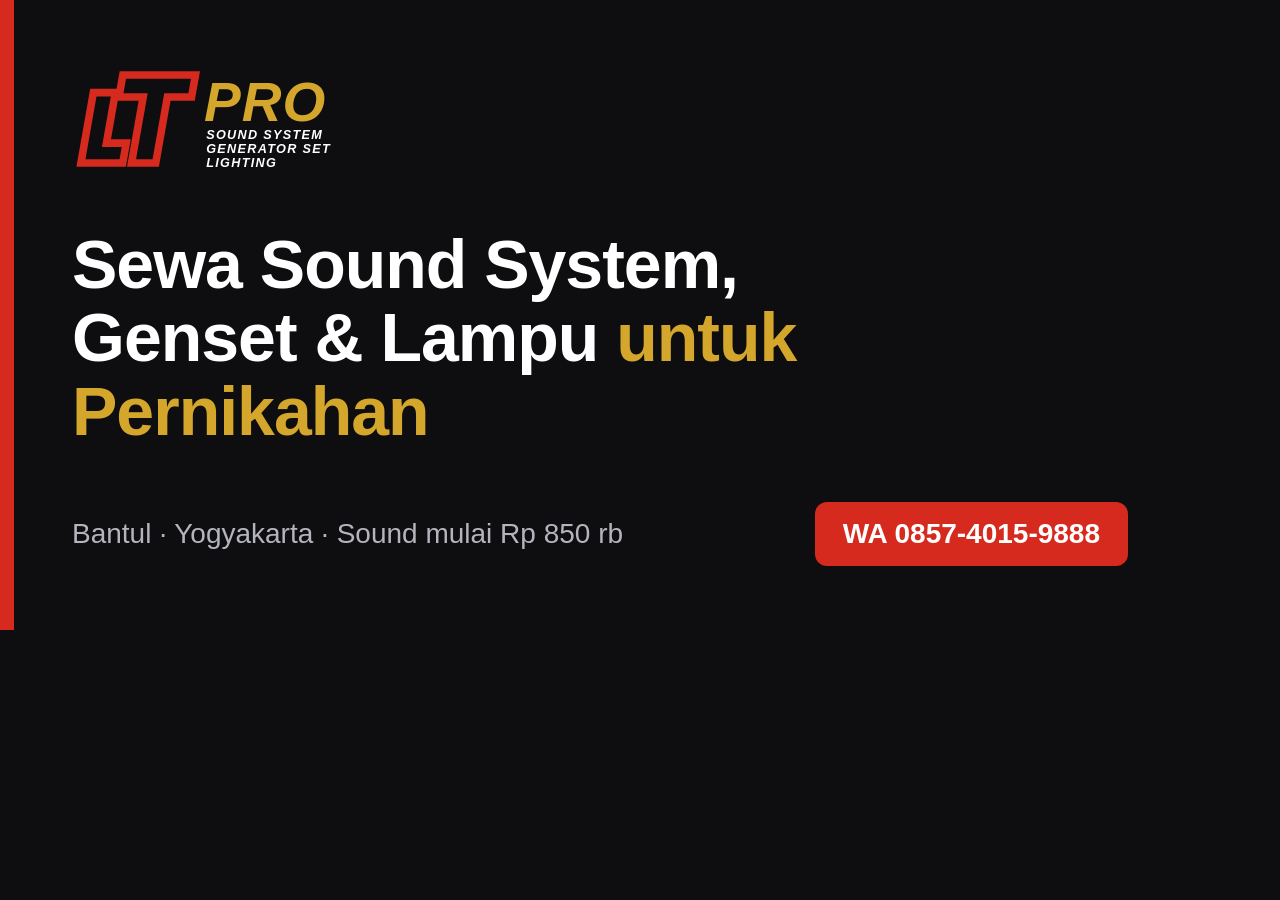
<file: scripts/og-image.html>
<!doctype html>
<!-- Template gambar share (Open Graph) 1200x630. Render: node scripts/render-og-image.js -->
<html lang="id"><head><meta charset="utf-8">
<style>
  @font-face{font-family:J;src:local("Plus Jakarta Sans"),local("Inter");}
  *{margin:0;box-sizing:border-box}
  body{width:1200px;height:630px;background:#0e0e10;color:#fff;font-family:"Plus Jakarta Sans",Inter,Arial,sans-serif;display:flex;flex-direction:column;justify-content:space-between;padding:64px 72px;position:relative;overflow:hidden}
  .bar{position:absolute;left:0;top:0;bottom:0;width:14px;background:#d62a1e}
  img{height:110px;align-self:flex-start}
  h1{font-size:68px;line-height:1.08;font-weight:800;letter-spacing:-1px;max-width:900px}
  h1 em{font-style:normal;color:#d4a72c}
  .row{display:flex;justify-content:space-between;align-items:center;font-size:28px;color:#b4b4bd}
  .wa{background:#d62a1e;color:#fff;font-weight:800;padding:16px 28px;border-radius:12px}
</style></head>
<body>
  <div class="bar"></div>
  <img src="../assets/img/logo.svg" alt="">
  <h1>Sewa Sound System, Genset &amp; Lampu <em>untuk Pernikahan</em></h1>
  <div class="row"><span>Bantul · Yogyakarta · Sound mulai Rp 850 rb</span><span class="wa">WA 0857-4015-9888</span></div>
</body></html>
</file>
<file: assets/css/tokens.css>
/* Design tokens — LT Pro. Lihat docs/design-system.md */
:root {
  /* Warna brand */
  --c-red: #d62a1e;
  --c-red-dark: #b01f15;
  --c-red-soft: #fdecea;
  --c-gold: #d4a72c;
  --c-gold-soft: #f6ebc8;
  --c-ink: #0e0e10;
  --c-ink-2: #1b1b1f;
  --c-ink-line: #2c2c33;

  /* Warna netral */
  --c-text: #24242a;
  --c-muted: #5e5e68;
  --c-muted-dark: #b4b4bd;
  --c-line: #e6e3dc;
  --c-bg: #ffffff;
  --c-bg-soft: #f7f5f0;
  --c-wa: #25d366;

  /* Tipografi */
  --font: "Plus Jakarta Sans", system-ui, -apple-system, "Segoe UI", Roboto, Arial, sans-serif;
  --fs-display: clamp(2rem, 4.2vw + 1rem, 3.4rem);
  --fs-h2: clamp(1.6rem, 2.2vw + 1rem, 2.4rem);
  --fs-h3: 1.25rem;
  --fs-body: 1.0625rem;
  --fs-small: 0.875rem;
  --lh-tight: 1.15;
  --lh-body: 1.65;

  /* Jarak */
  --s-1: 4px;
  --s-2: 8px;
  --s-3: 12px;
  --s-4: 16px;
  --s-5: 24px;
  --s-6: 32px;
  --s-7: 48px;
  --s-8: 64px;
  --s-9: 96px;

  /* Bentuk */
  --r-sm: 10px;
  --r-md: 16px;
  --r-pill: 999px;
  --shadow: 0 12px 32px -12px rgba(14, 14, 16, 0.25);

  /* Layout */
  --container: 1120px;
  --gutter: 16px;
  --header-h: 68px;
}

@media (min-width: 768px) {
  :root {
    --gutter: 24px;
  }
}
</file>
<file: assets/css/styles.css>
/* ==========================================================================
   LT Pro — Landing page styles
   Urutan: reset → dasar → layout → komponen → section → utilitas
   ========================================================================== */

/* ---------- Reset ---------- */
*,
*::before,
*::after {
  box-sizing: border-box;
}
html {
  -webkit-text-size-adjust: 100%;
  scroll-behavior: smooth;
  scroll-padding-top: calc(var(--header-h) + 8px);
}
body,
h1,
h2,
h3,
h4,
p,
ul,
ol,
figure,
blockquote,
dl,
dd {
  margin: 0;
}
ul[role="list"],
ol[role="list"] {
  list-style: none;
  padding: 0;
}
img,
svg {
  display: block;
  max-width: 100%;
}
button {
  font: inherit;
}

/* ---------- Dasar ---------- */
body {
  font-family: var(--font);
  font-size: var(--fs-body);
  line-height: var(--lh-body);
  color: var(--c-text);
  background: var(--c-bg);
  -webkit-font-smoothing: antialiased;
  overflow-x: hidden;
}
h1,
h2,
h3 {
  line-height: var(--lh-tight);
  font-weight: 800;
  color: var(--c-ink);
  letter-spacing: -0.01em;
  text-wrap: balance;
}
h2 {
  font-size: var(--fs-h2);
}
h3 {
  font-size: var(--fs-h3);
}
p {
  text-wrap: pretty;
}
a {
  color: var(--c-red);
}
strong {
  font-weight: 700;
}
:focus-visible {
  outline: 3px solid var(--c-gold);
  outline-offset: 3px;
  border-radius: 4px;
}
.skip-link {
  position: absolute;
  left: 8px;
  top: -60px;
  z-index: 100;
  padding: 10px 16px;
  background: var(--c-gold);
  color: var(--c-ink);
  font-weight: 700;
  border-radius: var(--r-sm);
}
.skip-link:focus {
  top: 8px;
}

/* ---------- Layout ---------- */
.container {
  width: 100%;
  max-width: calc(var(--container) + var(--gutter) * 2);
  margin-inline: auto;
  padding-inline: var(--gutter);
}
.section {
  padding-block: var(--s-8);
}
@media (min-width: 768px) {
  .section {
    padding-block: var(--s-9);
  }
}
.section--soft {
  background: var(--c-bg-soft);
}
.section--dark {
  background: var(--c-ink);
  color: var(--c-muted-dark);
}
.section--dark h2,
.section--dark h3 {
  color: #fff;
}
.section-head {
  max-width: 680px;
  margin-bottom: var(--s-6);
}
@media (min-width: 768px) {
  .section-head {
    margin-bottom: var(--s-7);
  }
}
.section-head--center {
  margin-inline: auto;
  text-align: center;
}
.section-head p {
  margin-top: var(--s-3);
  color: var(--c-muted);
}
.section--dark .section-head p {
  color: var(--c-muted-dark);
}
.eyebrow {
  display: inline-block;
  margin-bottom: var(--s-3);
  font-size: var(--fs-small);
  font-weight: 700;
  letter-spacing: 0.08em;
  text-transform: uppercase;
  color: var(--c-red);
}
.section--dark .eyebrow {
  color: var(--c-gold);
}

.grid {
  display: grid;
  gap: var(--s-5);
}
@media (min-width: 720px) {
  .grid--2 {
    grid-template-columns: repeat(2, 1fr);
  }
  .grid--3 {
    grid-template-columns: repeat(2, 1fr);
  }
}
@media (min-width: 960px) {
  .grid--3 {
    grid-template-columns: repeat(3, 1fr);
  }
}

/* ---------- Tombol ---------- */
.btn {
  display: inline-flex;
  align-items: center;
  justify-content: center;
  gap: var(--s-2);
  min-height: 48px;
  padding: 12px 22px;
  border: 2px solid transparent;
  border-radius: var(--r-sm);
  font-weight: 700;
  font-size: 1rem;
  line-height: 1.2;
  text-decoration: none;
  cursor: pointer;
  transition: background-color 0.15s, border-color 0.15s, color 0.15s, transform 0.15s;
}
.btn svg {
  width: 20px;
  height: 20px;
  flex-shrink: 0;
}
.btn:active {
  transform: translateY(1px);
}
.btn-primary {
  background: var(--c-red);
  color: #fff;
}
.btn-primary:hover {
  background: var(--c-red-dark);
}
.btn-ghost {
  background: transparent;
  border-color: var(--c-line);
  color: var(--c-ink);
}
.btn-ghost:hover {
  border-color: var(--c-ink);
}
.section--dark .btn-ghost,
.hero .btn-ghost {
  border-color: var(--c-ink-line);
  color: #fff;
}
.section--dark .btn-ghost:hover,
.hero .btn-ghost:hover {
  border-color: #fff;
}
.btn-block {
  width: 100%;
}
.btn-lg {
  min-height: 56px;
  padding: 14px 28px;
  font-size: 1.0625rem;
}

/* ---------- Chip ---------- */
.chips {
  display: flex;
  flex-wrap: wrap;
  gap: var(--s-2);
}
.chip {
  display: inline-flex;
  align-items: center;
  gap: 6px;
  padding: 6px 12px;
  border-radius: var(--r-pill);
  font-size: var(--fs-small);
  font-weight: 600;
  background: var(--c-ink-2);
  color: #fff;
  border: 1px solid var(--c-ink-line);
}
.chip svg {
  width: 16px;
  height: 16px;
  color: var(--c-gold);
}

/* ---------- Header ---------- */
.site-header {
  position: sticky;
  top: 0;
  z-index: 50;
  background: rgba(14, 14, 16, 0.94);
  backdrop-filter: saturate(140%) blur(8px);
  border-bottom: 1px solid var(--c-ink-line);
}
.site-header .container {
  display: flex;
  align-items: center;
  justify-content: space-between;
  gap: var(--s-4);
  height: var(--header-h);
}
.brand {
  display: inline-flex;
  align-items: center;
  text-decoration: none;
}
.brand img {
  height: 48px;
  width: auto;
}
.nav {
  display: none;
}
@media (min-width: 900px) {
  .nav {
    display: flex;
    gap: var(--s-5);
  }
  .nav a {
    color: var(--c-muted-dark);
    text-decoration: none;
    font-weight: 600;
    font-size: 0.9375rem;
  }
  .nav a:hover {
    color: #fff;
  }
}
.site-header .btn {
  min-height: 42px;
  padding: 8px 14px;
  font-size: 0.9375rem;
}
@media (max-width: 380px) {
  .site-header .btn span {
    display: none;
  }
}

/* ---------- Hero ---------- */
.hero {
  position: relative;
  background: var(--c-ink);
  color: var(--c-muted-dark);
  padding-block: var(--s-6) var(--s-8);
  overflow: hidden;
}
.hero .container {
  position: relative;
  display: grid;
  gap: var(--s-7);
  align-items: center;
}
@media (min-width: 960px) {
  .hero {
    padding-block: var(--s-9);
  }
  .hero .container {
    grid-template-columns: 1.15fr 0.85fr;
  }
}
.hero .eyebrow {
  color: var(--c-gold);
}
.hero h1 {
  font-size: var(--fs-display);
  color: #fff;
}
.hero-lead strong {
  color: #fff;
}
.hero h1 em {
  font-style: normal;
  color: var(--c-gold);
}
.hero-lead {
  margin-top: var(--s-4);
  font-size: 1.125rem;
  max-width: 560px;
}
.hero-actions {
  display: flex;
  flex-wrap: wrap;
  gap: var(--s-3);
  margin-top: var(--s-6);
}
@media (max-width: 599px) {
  .hero-actions .btn {
    width: 100%;
  }
}
.hero .chips {
  margin-top: var(--s-6);
}
.hero-card {
  background: var(--c-ink-2);
  border: 1px solid var(--c-ink-line);
  border-radius: var(--r-md);
  padding: var(--s-5);
}
@media (min-width: 768px) {
  .hero-card {
    padding: var(--s-6);
  }
}
.hero-card__title {
  margin-top: 4px;
  font-size: 1.375rem;
  color: #fff;
}
.hero-card__label {
  font-size: var(--fs-small);
  color: var(--c-muted-dark);
}
.hero-card__price {
  margin-top: 4px;
  font-size: 2rem;
  font-weight: 800;
  color: var(--c-gold);
  line-height: 1.1;
}
.hero-card__price small {
  font-size: 1rem;
  font-weight: 600;
  color: var(--c-muted-dark);
}
.hero-card ul {
  margin-top: var(--s-4);
  display: grid;
  gap: var(--s-2);
}
.hero-card li {
  display: flex;
  gap: var(--s-2);
  color: #fff;
}
.hero-card .btn {
  margin-top: var(--s-5);
}
.stats {
  display: grid;
  grid-template-columns: repeat(3, 1fr);
  gap: var(--s-3);
  margin-top: var(--s-5);
  padding-top: var(--s-5);
  border-top: 1px solid var(--c-ink-line);
  text-align: center;
}
.stats strong {
  display: block;
  font-size: 1.5rem;
  color: #fff;
  line-height: 1.2;
}
.stats span {
  font-size: 0.8125rem;
}

/* ---------- Ikon cek ---------- */
.check {
  flex-shrink: 0;
  width: 20px;
  height: 20px;
  margin-top: 3px;
  color: var(--c-red);
}
.hero-card .check,
.section--dark .check {
  color: var(--c-gold);
}

/* ---------- Masalah / solusi ---------- */
.problem {
  display: flex;
  flex-direction: column;
  padding: var(--s-5);
  border-radius: var(--r-md);
  background: var(--c-bg);
  border: 1px solid var(--c-line);
}
.problem__bad {
  display: flex;
  gap: var(--s-3);
  font-weight: 700;
  color: var(--c-ink);
}
.problem__bad span {
  flex-shrink: 0;
  margin-top: -2px;
  display: grid;
  place-items: center;
  width: 28px;
  height: 28px;
  border-radius: 50%;
  background: var(--c-red-soft);
  color: var(--c-red);
  font-weight: 800;
}
.problem__good {
  margin-top: var(--s-4);
  padding-top: var(--s-4);
  border-top: 1px dashed var(--c-line);
  color: var(--c-muted);
}
.problem__good strong {
  color: var(--c-ink);
}

/* ---------- Kartu layanan ---------- */
.card {
  padding: var(--s-5);
  border-radius: var(--r-md);
  border: 1px solid var(--c-line);
  background: var(--c-bg);
}
.card__icon {
  display: grid;
  place-items: center;
  width: 56px;
  height: 56px;
  border-radius: 14px;
  background: var(--c-ink);
  color: var(--c-gold);
  margin-bottom: var(--s-4);
}
.card__icon svg {
  width: 28px;
  height: 28px;
}
.card p {
  margin-top: var(--s-2);
  color: var(--c-muted);
}
.card ul {
  margin-top: var(--s-4);
  display: grid;
  gap: var(--s-2);
}
.card li {
  display: flex;
  gap: var(--s-2);
}

/* ---------- Paket harga ---------- */
.plans {
  --cols: 1;
  display: flex;
  flex-wrap: wrap;
  justify-content: center;
  gap: var(--s-5);
}
.plans > .plan {
  flex: 0 0 calc((100% - (var(--cols) - 1) * var(--s-5)) / var(--cols));
}
@media (min-width: 640px) {
  .plans {
    --cols: 2;
  }
}
@media (min-width: 960px) {
  .plans {
    --cols: 3;
  }
}
@media (min-width: 1100px) {
  .plans--4 {
    --cols: 4;
  }
}

/* Grup harga (sound, lighting, genset) */
.price-jump {
  display: flex;
  flex-wrap: wrap;
  justify-content: center;
  gap: var(--s-2);
  margin-top: var(--s-5);
  padding: 0;
  list-style: none;
}
.price-jump a {
  display: inline-block;
  padding: 8px 16px;
  border-radius: var(--r-pill);
  background: var(--c-ink);
  color: #fff;
  font-weight: 700;
  font-size: 0.9375rem;
  text-decoration: none;
}
.price-jump a:hover {
  background: var(--c-red);
}
.price-group + .price-group {
  margin-top: var(--s-8);
  padding-top: var(--s-8);
  border-top: 1px solid var(--c-line);
}
.price-group__head {
  margin-bottom: var(--s-6);
  padding-left: var(--s-4);
  border-left: 4px solid var(--c-red);
}
.price-group__head h3 {
  font-size: clamp(1.35rem, 1.2vw + 1rem, 1.75rem);
}
.price-group__head p {
  margin-top: 4px;
  color: var(--c-muted);
}
.plan__price {
  white-space: nowrap;
}
@media (min-width: 1100px) {
  .plans--4 .plan__price {
    font-size: 1.625rem;
  }
}
.price-box--addon {
  margin-top: var(--s-5);
}
.price-box h4 {
  margin-bottom: var(--s-4);
  font-size: 1.0625rem;
  color: var(--c-ink);
}
@media (min-width: 760px) {
  .price-list--cols {
    grid-template-columns: 1fr 1fr;
    column-gap: var(--s-7);
  }
}
.plan {
  position: relative;
  display: flex;
  flex-direction: column;
  padding: var(--s-6) var(--s-5) var(--s-5);
  border-radius: var(--r-md);
  background: var(--c-bg);
  border: 1px solid var(--c-line);
}
.plan.is-popular {
  border: 2px solid var(--c-red);
  box-shadow: var(--shadow);
}
.plan__badge {
  position: absolute;
  top: -14px;
  left: var(--s-5);
  padding: 4px 12px;
  border-radius: var(--r-pill);
  background: var(--c-gold);
  color: var(--c-ink);
  font-size: 0.8125rem;
  font-weight: 800;
}
.plan__for {
  margin-top: 4px;
  color: var(--c-muted);
  font-size: 0.9375rem;
}
@media (min-width: 640px) {
  .plan__for {
    min-height: calc(2 * 1.65em);
  }
}
.plan__price {
  margin-top: var(--s-4);
  font-size: 2rem;
  font-weight: 800;
  color: var(--c-ink);
  line-height: 1.1;
}
.plan__price small {
  display: block;
  margin-bottom: 2px;
  font-size: var(--fs-small);
  font-weight: 600;
  color: var(--c-muted);
}
.plan__power {
  align-self: flex-start;
  display: inline-block;
  margin-top: var(--s-3);
  padding: 4px 10px;
  border-radius: var(--r-pill);
  background: var(--c-gold-soft);
  color: #6b5210;
  font-size: var(--fs-small);
  font-weight: 700;
}
.plan ul {
  margin-block: var(--s-5) var(--s-6);
  display: grid;
  gap: var(--s-2);
  font-size: 0.96875rem;
}
.plan li {
  display: flex;
  gap: var(--s-2);
}
.plan .btn {
  margin-top: auto;
}

.price-note {
  margin-top: var(--s-6);
  font-size: var(--fs-small);
  color: var(--c-muted);
  text-align: center;
}

/* Tabel tambahan */
.extras {
  margin-top: var(--s-8);
  display: grid;
  gap: var(--s-5);
}
@media (min-width: 900px) {
  .extras {
    grid-template-columns: 1fr 1fr;
  }
}
.price-box {
  padding: var(--s-5);
  border-radius: var(--r-md);
  background: var(--c-bg);
  border: 1px solid var(--c-line);
}
.price-box h3 {
  margin-bottom: 4px;
}
.price-box > p {
  color: var(--c-muted);
  font-size: 0.9375rem;
  margin-bottom: var(--s-4);
}
@media (min-width: 768px) {
  .price-box {
    padding: var(--s-6);
  }
}
.price-list {
  display: grid;
}
.price-list li {
  display: flex;
  justify-content: space-between;
  align-items: baseline;
  gap: var(--s-4);
  padding-block: var(--s-3);
  border-top: 1px solid var(--c-line);
}
.price-list li:first-child {
  border-top: 0;
  padding-top: 0;
}
@media (min-width: 760px) {
  .price-list--cols li:nth-child(2) {
    border-top: 0;
    padding-top: 0;
  }
}
.price-list li span:first-child small {
  display: block;
  color: var(--c-muted);
  font-size: 0.8125rem;
}
.price-list li span:last-child {
  flex-shrink: 0;
  font-weight: 800;
  color: var(--c-ink);
  white-space: nowrap;
}

/* ---------- Portofolio ---------- */
.portfolio {
  display: grid;
  gap: var(--s-4);
  grid-template-columns: 1fr;
}
@media (min-width: 600px) {
  .portfolio {
    grid-template-columns: repeat(2, 1fr);
  }
}
@media (min-width: 960px) {
  .portfolio {
    grid-template-columns: repeat(3, 1fr);
  }
}
.work {
  border-radius: var(--r-md);
  overflow: hidden;
  background: var(--c-ink-2);
  border: 1px solid var(--c-ink-line);
}
.work__img {
  position: relative;
  aspect-ratio: 16 / 10;
  display: grid;
  place-items: center;
  color: rgba(255, 255, 255, 0.85);
  overflow: hidden;
}
@media (min-width: 600px) {
  .work__img {
    aspect-ratio: 4 / 3;
  }
}
.work__img img {
  width: 100%;
  height: 100%;
  object-fit: cover;
}
.work__tag {
  position: absolute;
  left: 12px;
  top: 12px;
  padding: 4px 10px;
  border-radius: var(--r-pill);
  background: rgba(14, 14, 16, 0.75);
  color: var(--c-gold);
  font-size: 0.75rem;
  font-weight: 700;
}
.work__body {
  padding: var(--s-4) var(--s-5) var(--s-5);
}
.work__body h3 {
  font-size: 1.0625rem;
}
.work__body p {
  margin-top: 4px;
  font-size: var(--fs-small);
}
.portfolio-cta {
  margin-top: var(--s-7);
  text-align: center;
}

/* ---------- Langkah ---------- */
.steps {
  display: grid;
  gap: var(--s-4);
  counter-reset: step;
}
@media (min-width: 720px) {
  .steps {
    grid-template-columns: repeat(2, 1fr);
  }
}
@media (min-width: 1000px) {
  .steps {
    grid-template-columns: repeat(4, 1fr);
  }
}
.step {
  position: relative;
  padding: var(--s-5);
  border-radius: var(--r-md);
  background: var(--c-bg);
  border: 1px solid var(--c-line);
}
.step::before {
  counter-increment: step;
  content: counter(step);
  display: grid;
  place-items: center;
  width: 40px;
  height: 40px;
  margin-bottom: var(--s-3);
  border-radius: 50%;
  background: var(--c-red);
  color: #fff;
  font-weight: 800;
}
.step h3 {
  font-size: 1.125rem;
}
.step p {
  margin-top: 6px;
  color: var(--c-muted);
  font-size: 0.96875rem;
}

/* ---------- Testimoni ---------- */
.quote {
  display: flex;
  flex-direction: column;
  padding: var(--s-5);
  border-radius: var(--r-md);
  background: var(--c-bg);
  border: 1px solid var(--c-line);
}
.quote__stars {
  color: var(--c-gold);
  letter-spacing: 2px;
  font-size: 1.125rem;
}
.quote blockquote {
  margin-top: var(--s-3);
  flex: 1;
}
.quote figcaption {
  display: flex;
  align-items: center;
  gap: var(--s-3);
  margin-top: var(--s-4);
  padding-top: var(--s-4);
  border-top: 1px solid var(--c-line);
  font-size: 0.9375rem;
}
.avatar {
  display: grid;
  place-items: center;
  width: 40px;
  height: 40px;
  border-radius: 50%;
  background: var(--c-ink);
  color: var(--c-gold);
  font-weight: 800;
}
.quote figcaption small {
  display: block;
  color: var(--c-muted);
}

/* ---------- Area layanan ---------- */
.areas {
  display: grid;
  gap: var(--s-6);
  align-items: center;
}
@media (min-width: 900px) {
  .areas {
    grid-template-columns: 1fr 1fr;
  }
}
.areas__lead {
  margin-top: var(--s-3);
  color: var(--c-muted);
}
.area-list {
  display: flex;
  flex-wrap: wrap;
  gap: var(--s-2);
  margin-top: var(--s-5);
}
.area-list li {
  padding: 8px 14px;
  border-radius: var(--r-pill);
  background: var(--c-bg);
  border: 1px solid var(--c-line);
  font-weight: 600;
  font-size: 0.9375rem;
}
.area-list li.is-main {
  background: var(--c-ink);
  color: #fff;
  border-color: var(--c-ink);
}
.map {
  border-radius: var(--r-md);
  overflow: hidden;
  border: 1px solid var(--c-line);
  aspect-ratio: 4 / 3;
  background: var(--c-bg-soft);
}
.map iframe {
  width: 100%;
  height: 100%;
  border: 0;
}

/* ---------- FAQ ---------- */
.faq {
  max-width: 800px;
  margin-inline: auto;
  display: grid;
  gap: var(--s-3);
}
.faq details {
  border-radius: var(--r-sm);
  background: var(--c-bg);
  border: 1px solid var(--c-line);
}
.faq summary {
  display: flex;
  justify-content: space-between;
  align-items: center;
  gap: var(--s-4);
  padding: var(--s-4) var(--s-5);
  font-weight: 700;
  color: var(--c-ink);
  cursor: pointer;
  list-style: none;
}
.faq summary::-webkit-details-marker {
  display: none;
}
.faq summary::after {
  content: "+";
  flex-shrink: 0;
  font-size: 1.5rem;
  line-height: 1;
  color: var(--c-red);
  transition: transform 0.2s;
}
.faq details[open] summary::after {
  transform: rotate(45deg);
}
.faq details p {
  padding: 0 var(--s-5) var(--s-5);
  color: var(--c-muted);
}

/* ---------- CTA akhir ---------- */
.final-cta {
  text-align: center;
}
.final-cta h2 {
  max-width: 720px;
  margin-inline: auto;
}
.final-cta > .container > p {
  max-width: 560px;
  margin: var(--s-3) auto 0;
}
.final-cta .hero-actions {
  justify-content: center;
}
.contact {
  display: grid;
  gap: var(--s-4);
  margin-top: var(--s-8);
  text-align: left;
}
@media (min-width: 800px) {
  .contact {
    grid-template-columns: repeat(3, 1fr);
  }
}
.contact__item {
  display: flex;
  gap: var(--s-3);
  padding: var(--s-5);
  border-radius: var(--r-md);
  background: var(--c-ink-2);
  border: 1px solid var(--c-ink-line);
}
.contact__item svg {
  flex-shrink: 0;
  width: 24px;
  height: 24px;
  color: var(--c-gold);
}
.contact__item strong {
  display: block;
  color: #fff;
}
.contact__item a {
  color: var(--c-muted-dark);
  text-decoration: none;
}
.contact__item a:hover {
  color: #fff;
  text-decoration: underline;
}

/* ---------- Footer ---------- */
.site-footer {
  background: #000;
  color: #8c8c96;
  padding-block: var(--s-6) calc(var(--s-6) + 64px);
  font-size: var(--fs-small);
}
.site-footer .container {
  display: flex;
  flex-direction: column;
  align-items: flex-start;
  gap: var(--s-3);
}
@media (min-width: 768px) {
  .site-footer .container {
    flex-direction: row;
    justify-content: space-between;
    align-items: center;
  }
}
.site-footer img {
  height: 36px;
  width: auto;
}
.site-footer a {
  color: #8c8c96;
}

/* ---------- WhatsApp melayang ---------- */
.wa-float {
  position: fixed;
  right: 16px;
  bottom: 16px;
  z-index: 60;
  display: inline-flex;
  align-items: center;
  gap: 8px;
  padding: 12px 18px 12px 14px;
  border-radius: var(--r-pill);
  background: var(--c-wa);
  color: #06301a;
  font-weight: 800;
  text-decoration: none;
  box-shadow: 0 10px 24px -8px rgba(0, 0, 0, 0.45);
}
.wa-float svg {
  width: 26px;
  height: 26px;
}
@media (max-width: 599px) {
  .wa-float {
    padding: 14px;
  }
  .wa-float span {
    display: none;
  }
}
.wa-float:hover {
  filter: brightness(1.05);
}

/* ---------- Gerak ---------- */
@media (prefers-reduced-motion: reduce) {
  html {
    scroll-behavior: auto;
  }
  * {
    transition: none !important;
  }
}

/* ---------- Utilitas ---------- */
.sr-only {
  position: absolute;
  width: 1px;
  height: 1px;
  padding: 0;
  margin: -1px;
  overflow: hidden;
  clip: rect(0, 0, 0, 0);
  white-space: nowrap;
  border: 0;
}
</file>
